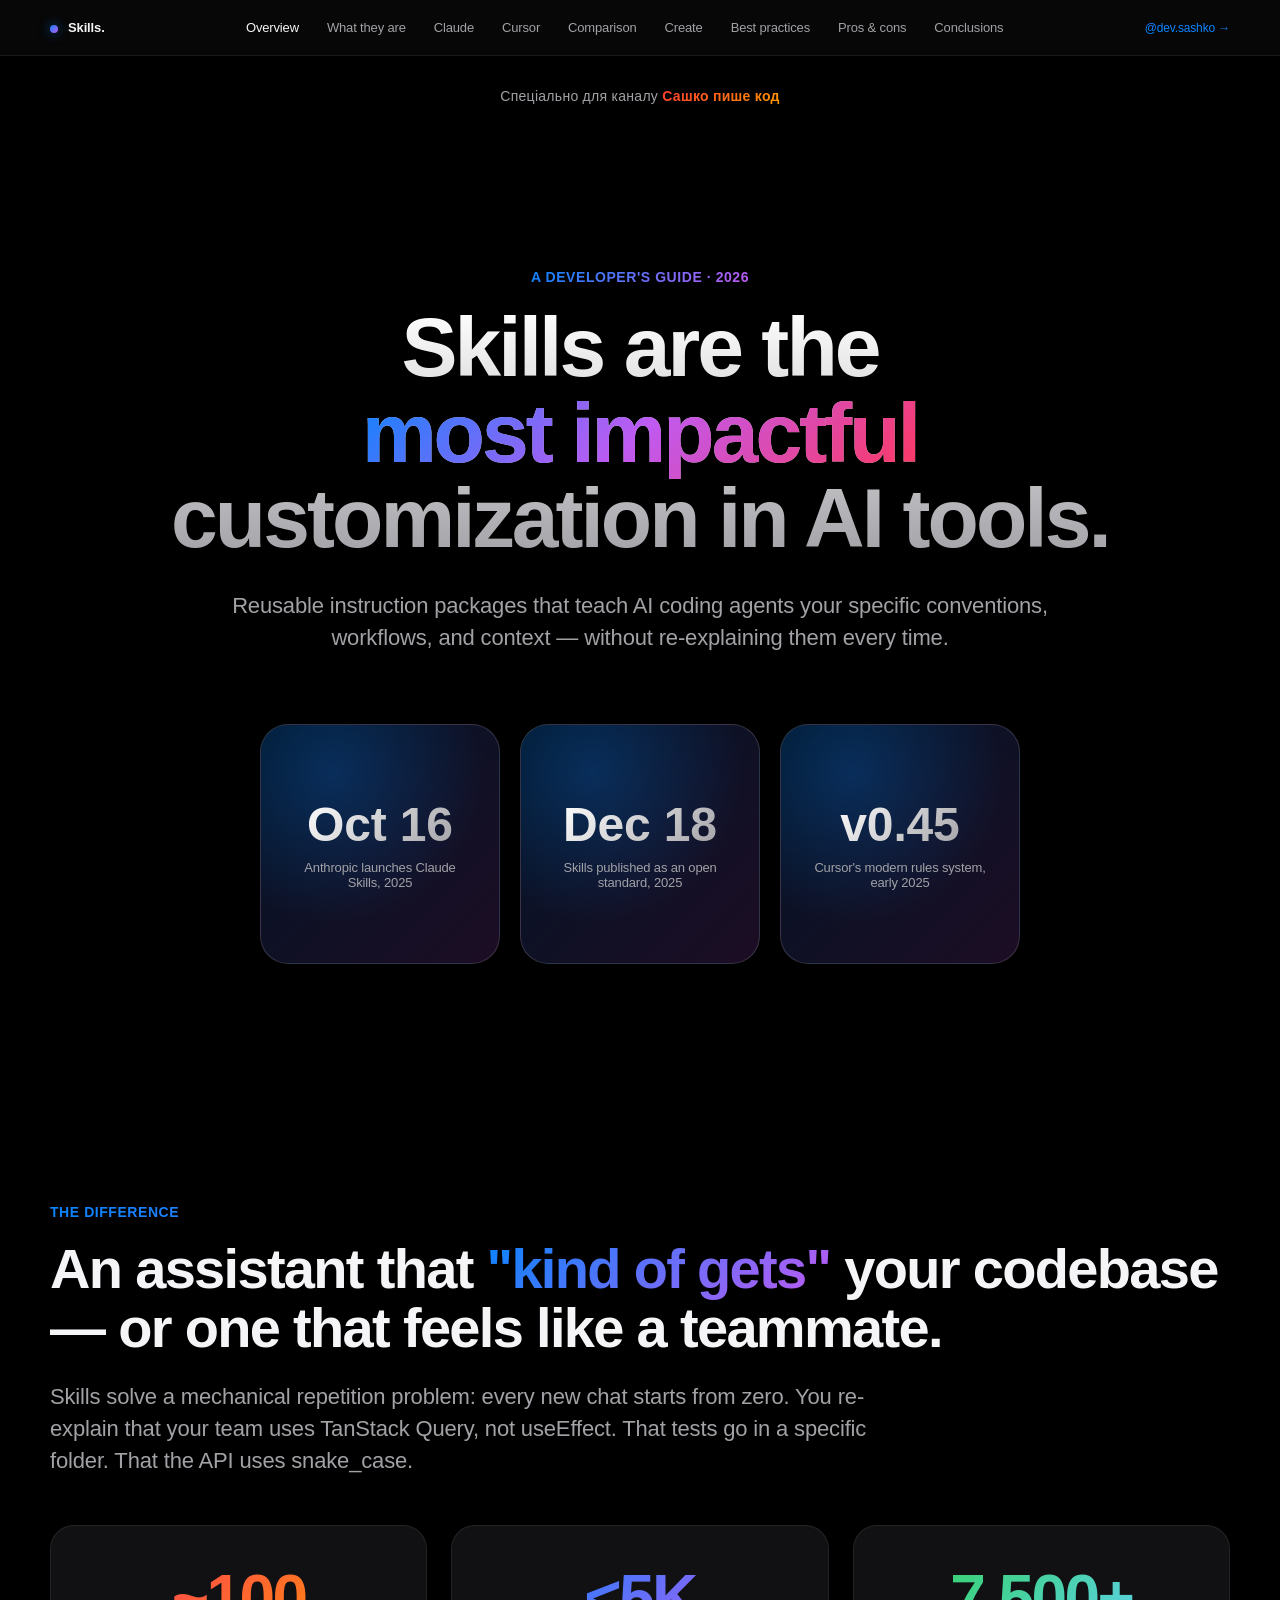
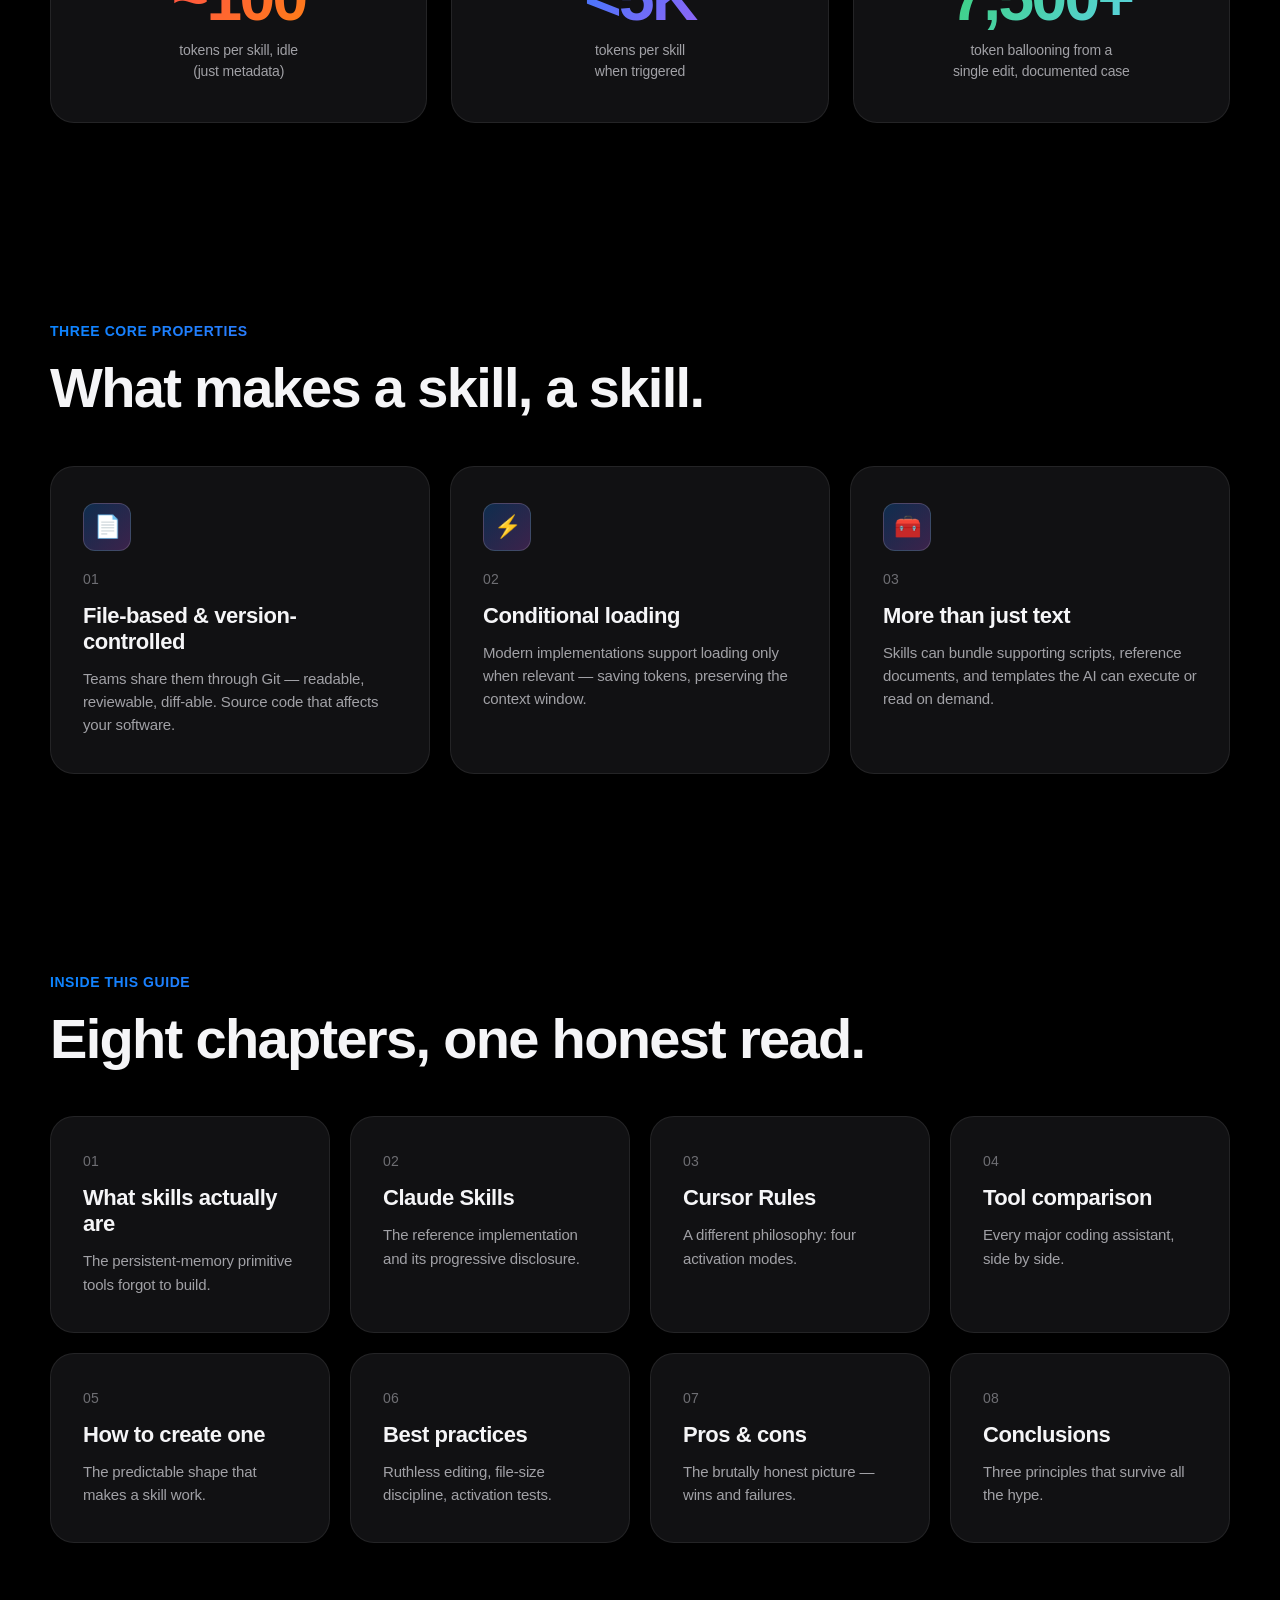
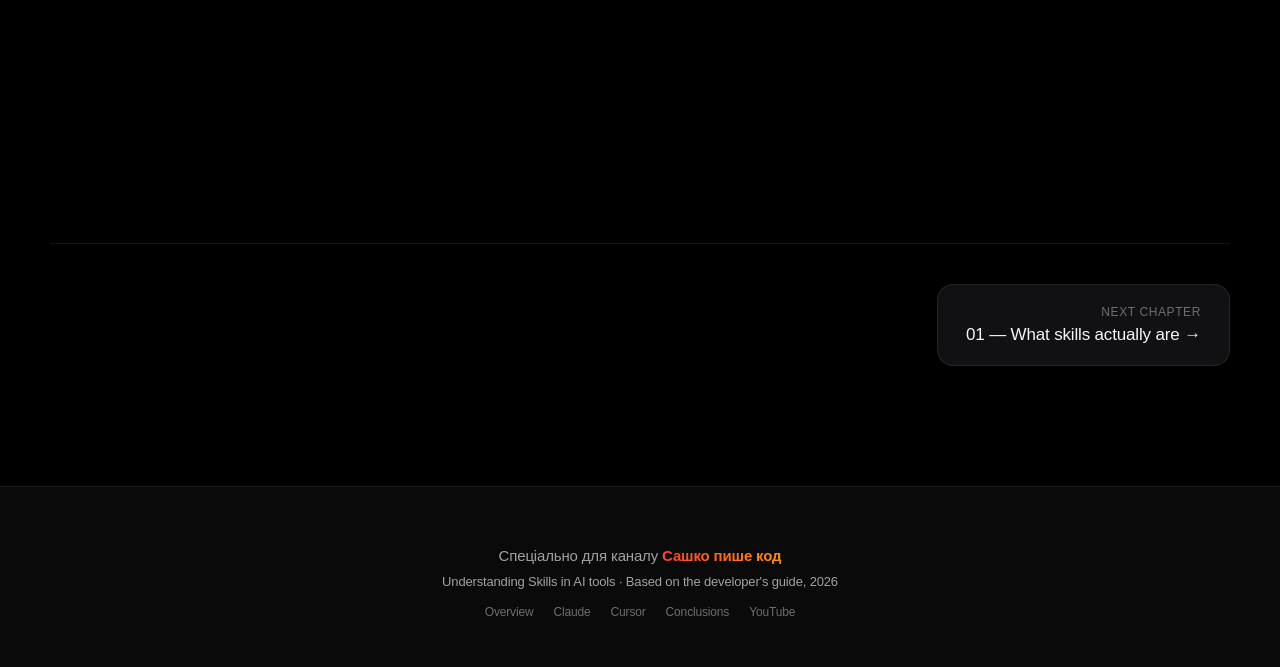
<file: index.html>
<!DOCTYPE html>
<html lang="en">
<head>
<meta charset="UTF-8" />
<title>Skills in AI tools — Understanding Agents' Memory Layer</title>
<link rel="stylesheet" href="styles.css" />
</head>
<body>

<nav class="nav">
  <div class="nav-inner">
    <div class="nav-brand"><span class="dot"></span>Skills.</div>
    <div class="nav-links">
      <a href="index.html" class="active">Overview</a>
      <a href="what-are-skills.html">What they are</a>
      <a href="claude-skills.html">Claude</a>
      <a href="cursor-rules.html">Cursor</a>
      <a href="tool-comparison.html">Comparison</a>
      <a href="create-skill.html">Create</a>
      <a href="best-practices.html">Best practices</a>
      <a href="pros-cons.html">Pros & cons</a>
      <a href="conclusions.html">Conclusions</a>
    </div>
    <div class="nav-cta"><a href="https://www.youtube.com/@dev.sashko" target="_blank">@dev.sashko →</a></div>
  </div>
</nav>

<div class="channel-banner">
  Спеціально для каналу <a href="https://www.youtube.com/@dev.sashko" target="_blank">Сашко пише код</a>
</div>

<section class="section">
  <div class="container hero-wrap">
    <div class="eyebrow fade-in">A developer's guide · 2026</div>
    <h1 class="hero fade-in d1">Skills are the<br/><span class="gradient-word">most impactful</span><br/>customization in AI tools.</h1>
    <p class="lead fade-in d2">Reusable instruction packages that teach AI coding agents your specific conventions, workflows, and context — without re-explaining them every time.</p>

    <div class="hero-visual">
      <div class="orb fade-in d3"><div class="orb-num">Oct 16</div><div class="orb-label">Anthropic launches Claude Skills, 2025</div></div>
      <div class="orb fade-in d4"><div class="orb-num">Dec 18</div><div class="orb-label">Skills published as an open standard, 2025</div></div>
      <div class="orb fade-in d5"><div class="orb-num">v0.45</div><div class="orb-label">Cursor's modern rules system, early 2025</div></div>
    </div>
  </div>
</section>

<section class="section" style="padding-top:0;">
  <div class="container">
    <div class="reveal">
      <div class="eyebrow">The difference</div>
      <h2 class="section-title">An assistant that <em style="font-style:normal; background:linear-gradient(135deg,#0a84ff,#bf5af2); -webkit-background-clip:text; background-clip:text; -webkit-text-fill-color:transparent;">"kind of gets"</em> your codebase — or one that feels like a teammate.</h2>
      <p class="lead" style="margin-top:24px;">Skills solve a mechanical repetition problem: every new chat starts from zero. You re-explain that your team uses TanStack Query, not useEffect. That tests go in a specific folder. That the API uses snake_case.</p>
    </div>

    <div class="big-stats reveal">
      <div class="big-stat"><div class="big-stat-num">~100</div><div class="big-stat-label">tokens per skill, idle<br/>(just metadata)</div></div>
      <div class="big-stat"><div class="big-stat-num b">&lt;5K</div><div class="big-stat-label">tokens per skill<br/>when triggered</div></div>
      <div class="big-stat"><div class="big-stat-num c">7,500+</div><div class="big-stat-label">token ballooning from a<br/>single edit, documented case</div></div>
    </div>
  </div>
</section>

<section class="section">
  <div class="container">
    <div class="reveal">
      <div class="eyebrow">Three core properties</div>
      <h2 class="section-title">What makes a skill, a skill.</h2>
    </div>
    <div class="cards reveal">
      <div class="card">
        <div class="icon">📄</div>
        <div class="num">01</div>
        <h3>File-based & version-controlled</h3>
        <p>Teams share them through Git — readable, reviewable, diff-able. Source code that affects your software.</p>
      </div>
      <div class="card">
        <div class="icon">⚡</div>
        <div class="num">02</div>
        <h3>Conditional loading</h3>
        <p>Modern implementations support loading only when relevant — saving tokens, preserving the context window.</p>
      </div>
      <div class="card">
        <div class="icon">🧰</div>
        <div class="num">03</div>
        <h3>More than just text</h3>
        <p>Skills can bundle supporting scripts, reference documents, and templates the AI can execute or read on demand.</p>
      </div>
    </div>
  </div>
</section>

<section class="section">
  <div class="container">
    <div class="reveal">
      <div class="eyebrow">Inside this guide</div>
      <h2 class="section-title">Eight chapters, one honest read.</h2>
    </div>
    <div class="cards reveal" style="grid-template-columns: repeat(4, 1fr);">
      <a class="card" href="what-are-skills.html"><div class="num">01</div><h3>What skills actually are</h3><p>The persistent-memory primitive tools forgot to build.</p></a>
      <a class="card" href="claude-skills.html"><div class="num">02</div><h3>Claude Skills</h3><p>The reference implementation and its progressive disclosure.</p></a>
      <a class="card" href="cursor-rules.html"><div class="num">03</div><h3>Cursor Rules</h3><p>A different philosophy: four activation modes.</p></a>
      <a class="card" href="tool-comparison.html"><div class="num">04</div><h3>Tool comparison</h3><p>Every major coding assistant, side by side.</p></a>
      <a class="card" href="create-skill.html"><div class="num">05</div><h3>How to create one</h3><p>The predictable shape that makes a skill work.</p></a>
      <a class="card" href="best-practices.html"><div class="num">06</div><h3>Best practices</h3><p>Ruthless editing, file-size discipline, activation tests.</p></a>
      <a class="card" href="pros-cons.html"><div class="num">07</div><h3>Pros & cons</h3><p>The brutally honest picture — wins and failures.</p></a>
      <a class="card" href="conclusions.html"><div class="num">08</div><h3>Conclusions</h3><p>Three principles that survive all the hype.</p></a>
    </div>
  </div>
</section>

<section class="section">
  <div class="container">
    <div class="page-nav">
      <span></span>
      <a href="what-are-skills.html" class="next">
        <div class="label">Next chapter</div>
        <div class="title">01 — What skills actually are →</div>
      </a>
    </div>
  </div>
</section>

<footer>
  <div class="brand-line">Спеціально для каналу <a href="https://www.youtube.com/@dev.sashko" target="_blank" class="channel">Сашко пише код</a></div>
  <div>Understanding Skills in AI tools · Based on the developer's guide, 2026</div>
  <div class="links">
    <a href="index.html">Overview</a>
    <a href="claude-skills.html">Claude</a>
    <a href="cursor-rules.html">Cursor</a>
    <a href="conclusions.html">Conclusions</a>
    <a href="https://www.youtube.com/@dev.sashko" target="_blank">YouTube</a>
  </div>
</footer>

<script src="script.js"></script>
</body>
</html>
</file>
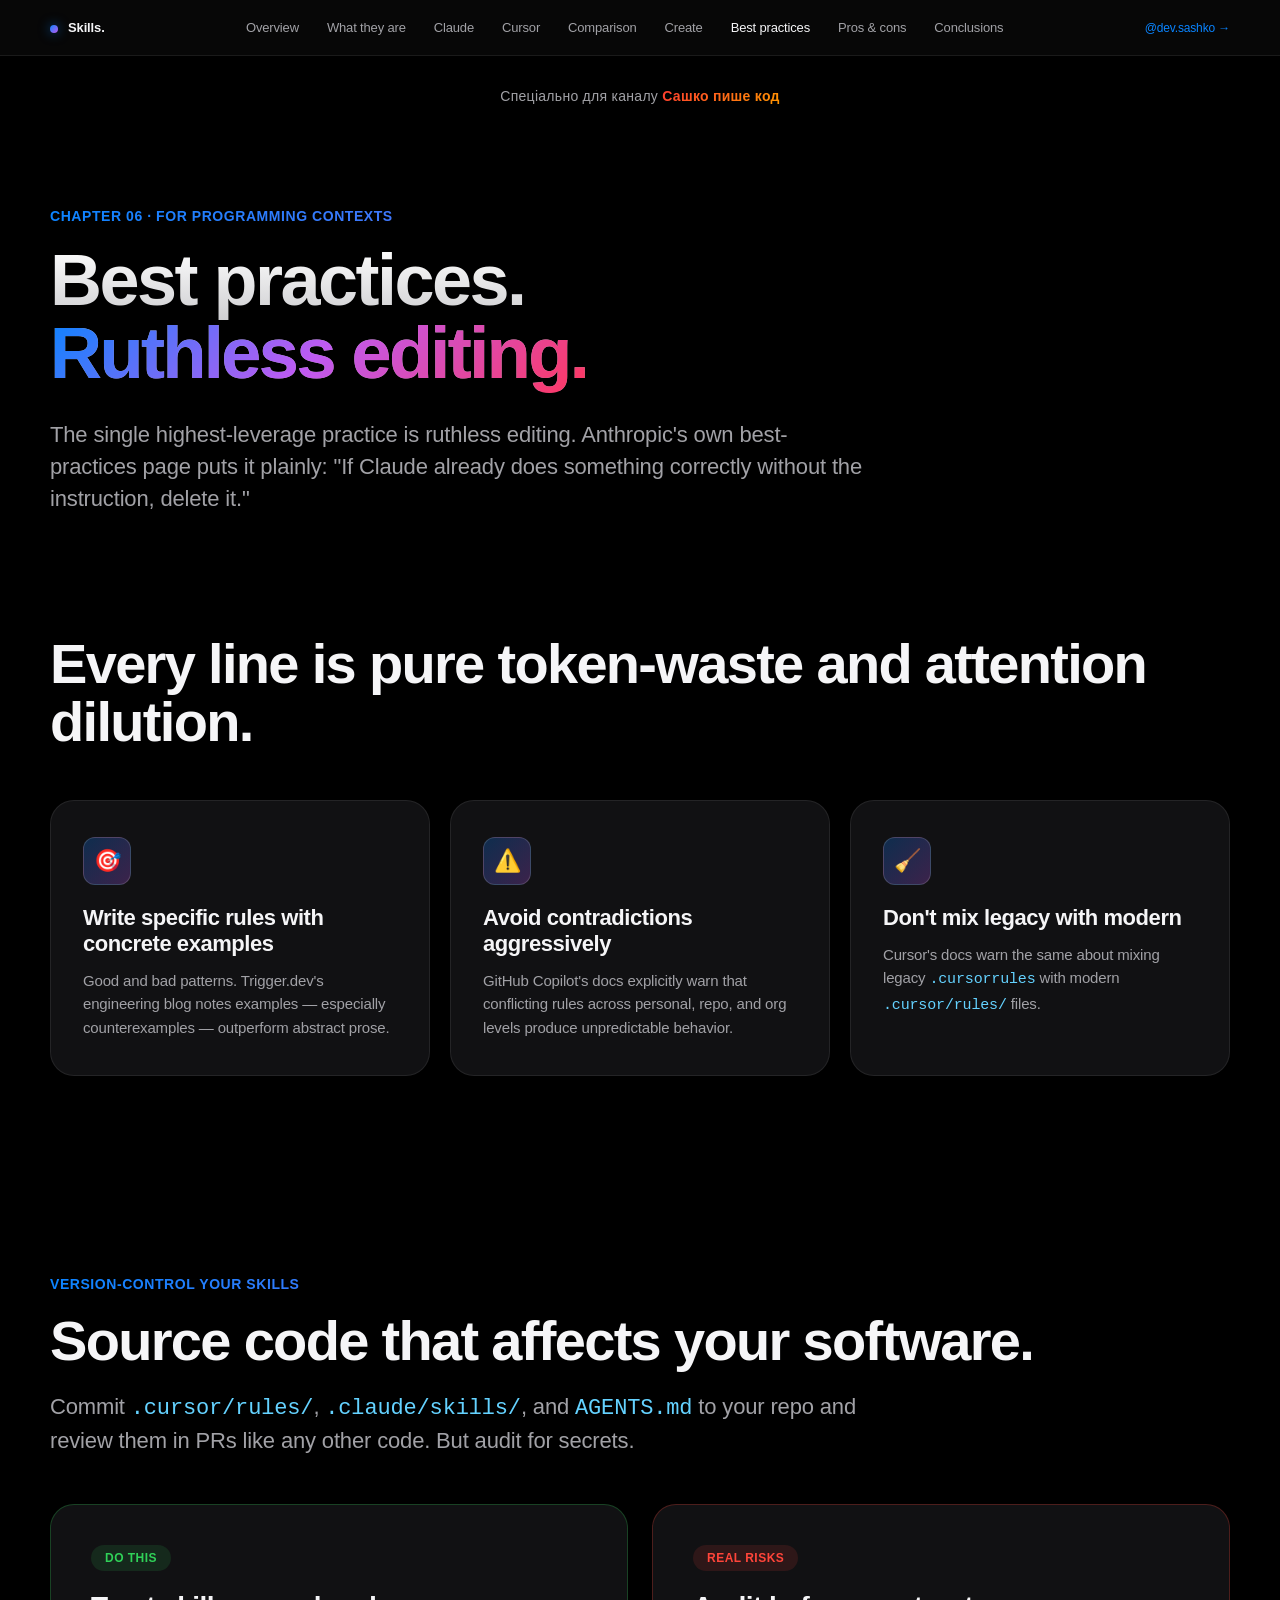
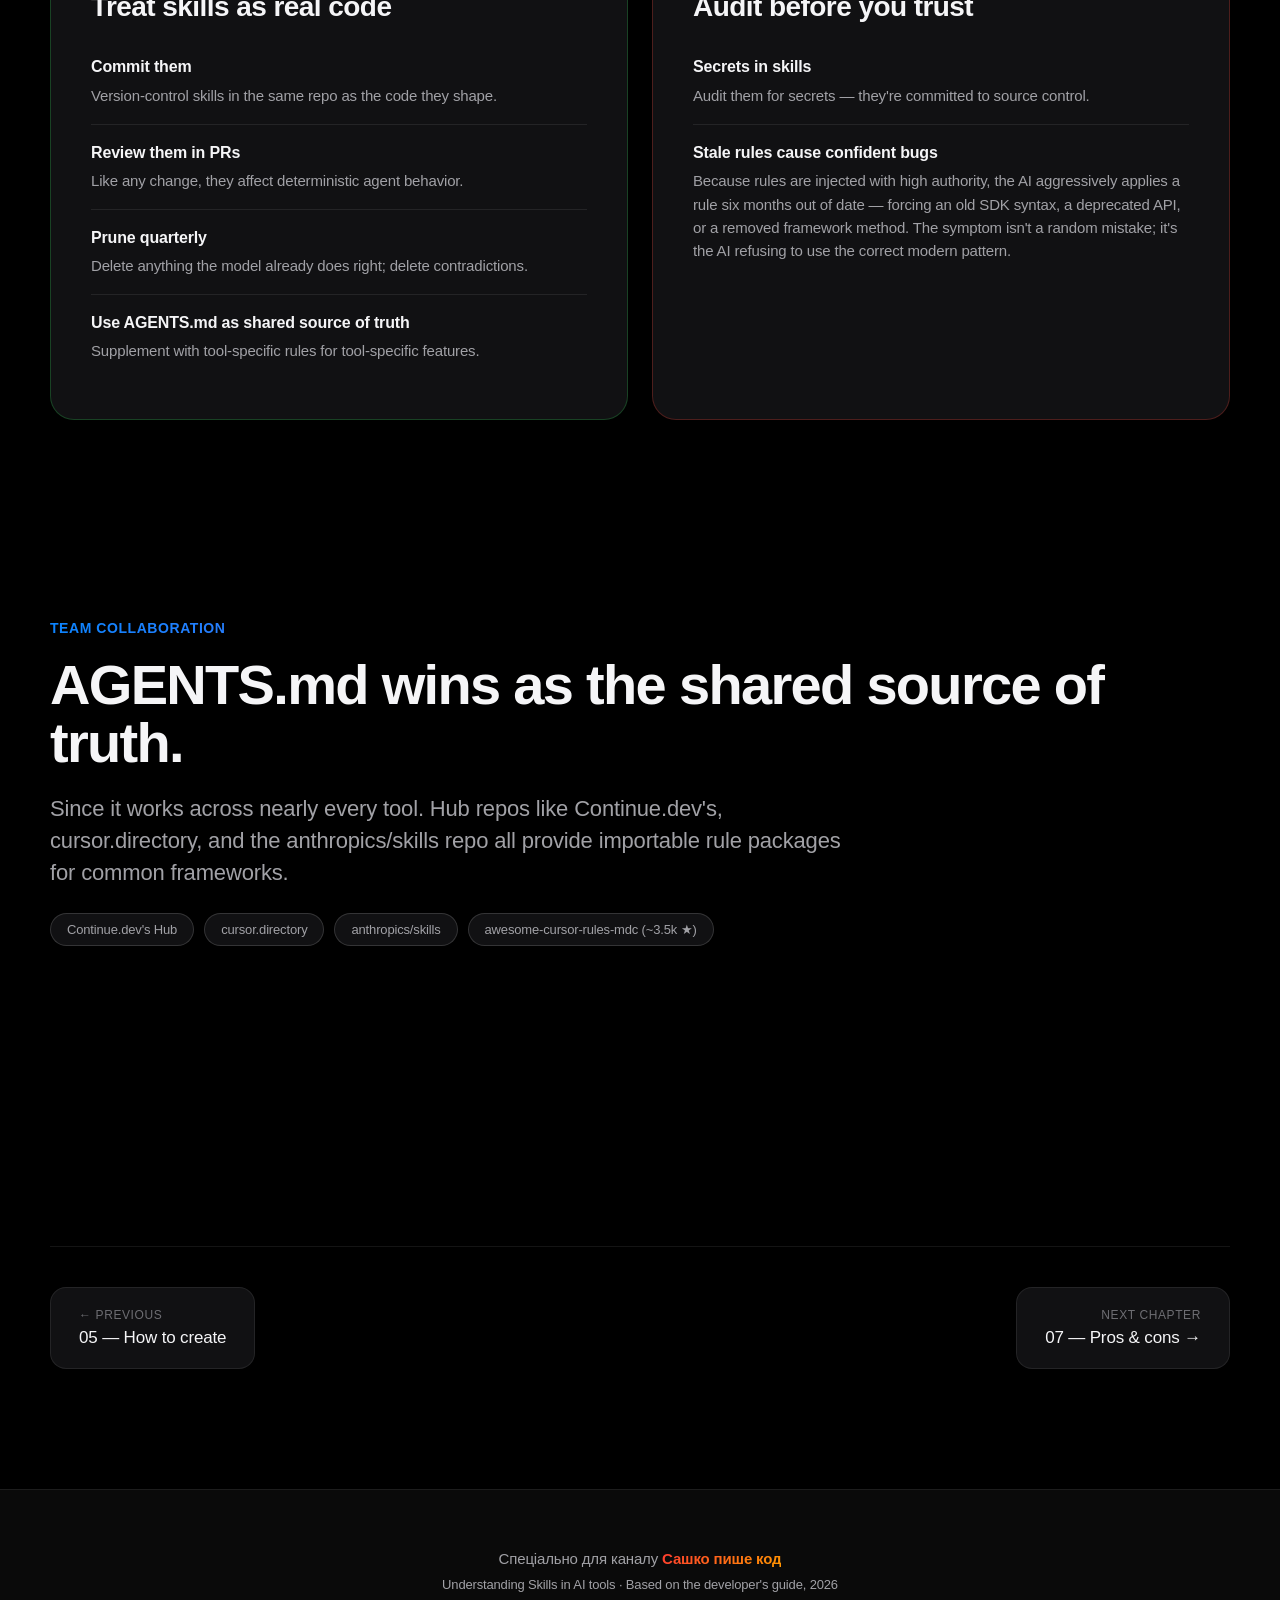
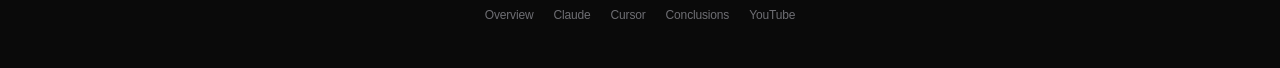
<file: best-practices.html>
<!DOCTYPE html>
<html lang="en">
<head>
<meta charset="UTF-8" />
<title>Best practices — Understanding Skills in AI tools</title>
<link rel="stylesheet" href="styles.css" />
</head>
<body>

<nav class="nav">
  <div class="nav-inner">
    <div class="nav-brand"><span class="dot"></span>Skills.</div>
    <div class="nav-links">
      <a href="index.html">Overview</a>
      <a href="what-are-skills.html">What they are</a>
      <a href="claude-skills.html">Claude</a>
      <a href="cursor-rules.html">Cursor</a>
      <a href="tool-comparison.html">Comparison</a>
      <a href="create-skill.html">Create</a>
      <a href="best-practices.html" class="active">Best practices</a>
      <a href="pros-cons.html">Pros & cons</a>
      <a href="conclusions.html">Conclusions</a>
    </div>
    <div class="nav-cta"><a href="https://www.youtube.com/@dev.sashko" target="_blank">@dev.sashko →</a></div>
  </div>
</nav>

<div class="channel-banner">
  Спеціально для каналу <a href="https://www.youtube.com/@dev.sashko" target="_blank">Сашко пише код</a>
</div>

<section class="section">
  <div class="container">
    <div class="fade-in">
      <div class="eyebrow">Chapter 06 · For programming contexts</div>
      <h1 class="hero" style="font-size:72px;">Best practices.<br/><span class="gradient-word">Ruthless editing.</span></h1>
      <p class="lead">The single highest-leverage practice is ruthless editing. Anthropic's own best-practices page puts it plainly: "If Claude already does something correctly without the instruction, delete it."</p>
    </div>
  </div>
</section>

<section class="section" style="padding-top:0;">
  <div class="container">
    <div class="reveal">
      <h2 class="section-title">Every line is pure token-waste and attention dilution.</h2>
    </div>

    <div class="cards reveal">
      <div class="card">
        <div class="icon">🎯</div>
        <h3>Write specific rules with concrete examples</h3>
        <p>Good and bad patterns. Trigger.dev's engineering blog notes examples — especially counterexamples — outperform abstract prose.</p>
      </div>
      <div class="card">
        <div class="icon">⚠️</div>
        <h3>Avoid contradictions aggressively</h3>
        <p>GitHub Copilot's docs explicitly warn that conflicting rules across personal, repo, and org levels produce unpredictable behavior.</p>
      </div>
      <div class="card">
        <div class="icon">🧹</div>
        <h3>Don't mix legacy with modern</h3>
        <p>Cursor's docs warn the same about mixing legacy <code style="color:#64d2ff;">.cursorrules</code> with modern <code style="color:#64d2ff;">.cursor/rules/</code> files.</p>
      </div>
    </div>
  </div>
</section>

<section class="section">
  <div class="container">
    <div class="reveal">
      <div class="eyebrow">Version-control your skills</div>
      <h2 class="section-title">Source code that affects your software.</h2>
      <p class="lead">Commit <code style="color:#64d2ff;">.cursor/rules/</code>, <code style="color:#64d2ff;">.claude/skills/</code>, and <code style="color:#64d2ff;">AGENTS.md</code> to your repo and review them in PRs like any other code. But audit for secrets.</p>
    </div>

    <div class="dual reveal">
      <div class="panel good">
        <div class="tag">Do this</div>
        <h3>Treat skills as real code</h3>
        <ul>
          <li><strong>Commit them</strong>Version-control skills in the same repo as the code they shape.</li>
          <li><strong>Review them in PRs</strong>Like any change, they affect deterministic agent behavior.</li>
          <li><strong>Prune quarterly</strong>Delete anything the model already does right; delete contradictions.</li>
          <li><strong>Use AGENTS.md as shared source of truth</strong>Supplement with tool-specific rules for tool-specific features.</li>
        </ul>
      </div>
      <div class="panel bad">
        <div class="tag">Real risks</div>
        <h3>Audit before you trust</h3>
        <ul>
          <li><strong>Secrets in skills</strong>Audit them for secrets — they're committed to source control.</li>
          <li><strong>Stale rules cause confident bugs</strong>Because rules are injected with high authority, the AI aggressively applies a rule six months out of date — forcing an old SDK syntax, a deprecated API, or a removed framework method. The symptom isn't a random mistake; it's the AI refusing to use the correct modern pattern.</li>
        </ul>
      </div>
    </div>
  </div>
</section>

<section class="section">
  <div class="container">
    <div class="reveal">
      <div class="eyebrow">Team collaboration</div>
      <h2 class="section-title">AGENTS.md wins as the shared source of truth.</h2>
      <p class="lead">Since it works across nearly every tool. Hub repos like Continue.dev's, cursor.directory, and the anthropics/skills repo all provide importable rule packages for common frameworks.</p>
    </div>
    <div class="pills reveal">
      <div class="pill">Continue.dev's Hub</div>
      <div class="pill">cursor.directory</div>
      <div class="pill">anthropics/skills</div>
      <div class="pill">awesome-cursor-rules-mdc (~3.5k ★)</div>
    </div>
  </div>
</section>

<section class="section">
  <div class="container">
    <div class="page-nav">
      <a href="create-skill.html"><div class="label">← Previous</div><div class="title">05 — How to create</div></a>
      <a href="pros-cons.html" class="next"><div class="label">Next chapter</div><div class="title">07 — Pros & cons →</div></a>
    </div>
  </div>
</section>

<footer>
  <div class="brand-line">Спеціально для каналу <a href="https://www.youtube.com/@dev.sashko" target="_blank" class="channel">Сашко пише код</a></div>
  <div>Understanding Skills in AI tools · Based on the developer's guide, 2026</div>
  <div class="links">
    <a href="index.html">Overview</a>
    <a href="claude-skills.html">Claude</a>
    <a href="cursor-rules.html">Cursor</a>
    <a href="conclusions.html">Conclusions</a>
    <a href="https://www.youtube.com/@dev.sashko" target="_blank">YouTube</a>
  </div>
</footer>

<script src="script.js"></script>
</body>
</html>
</file>
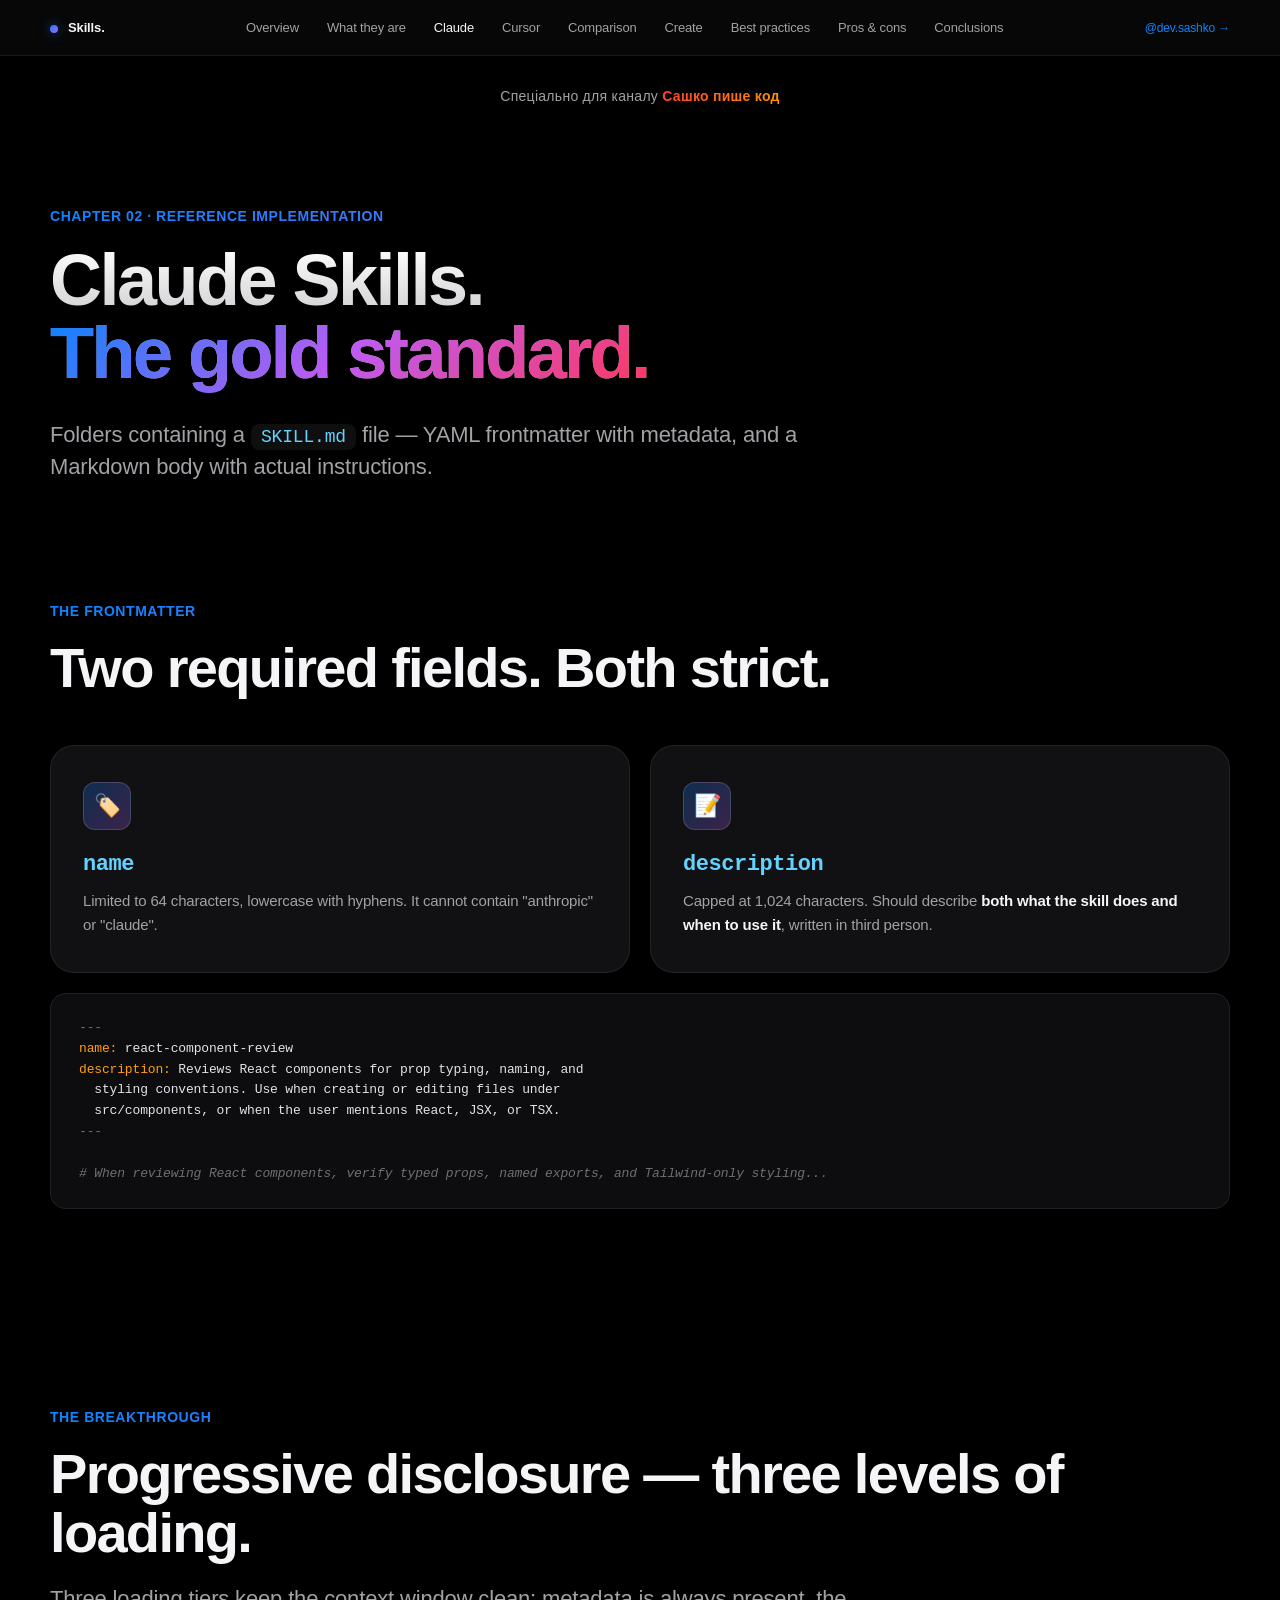
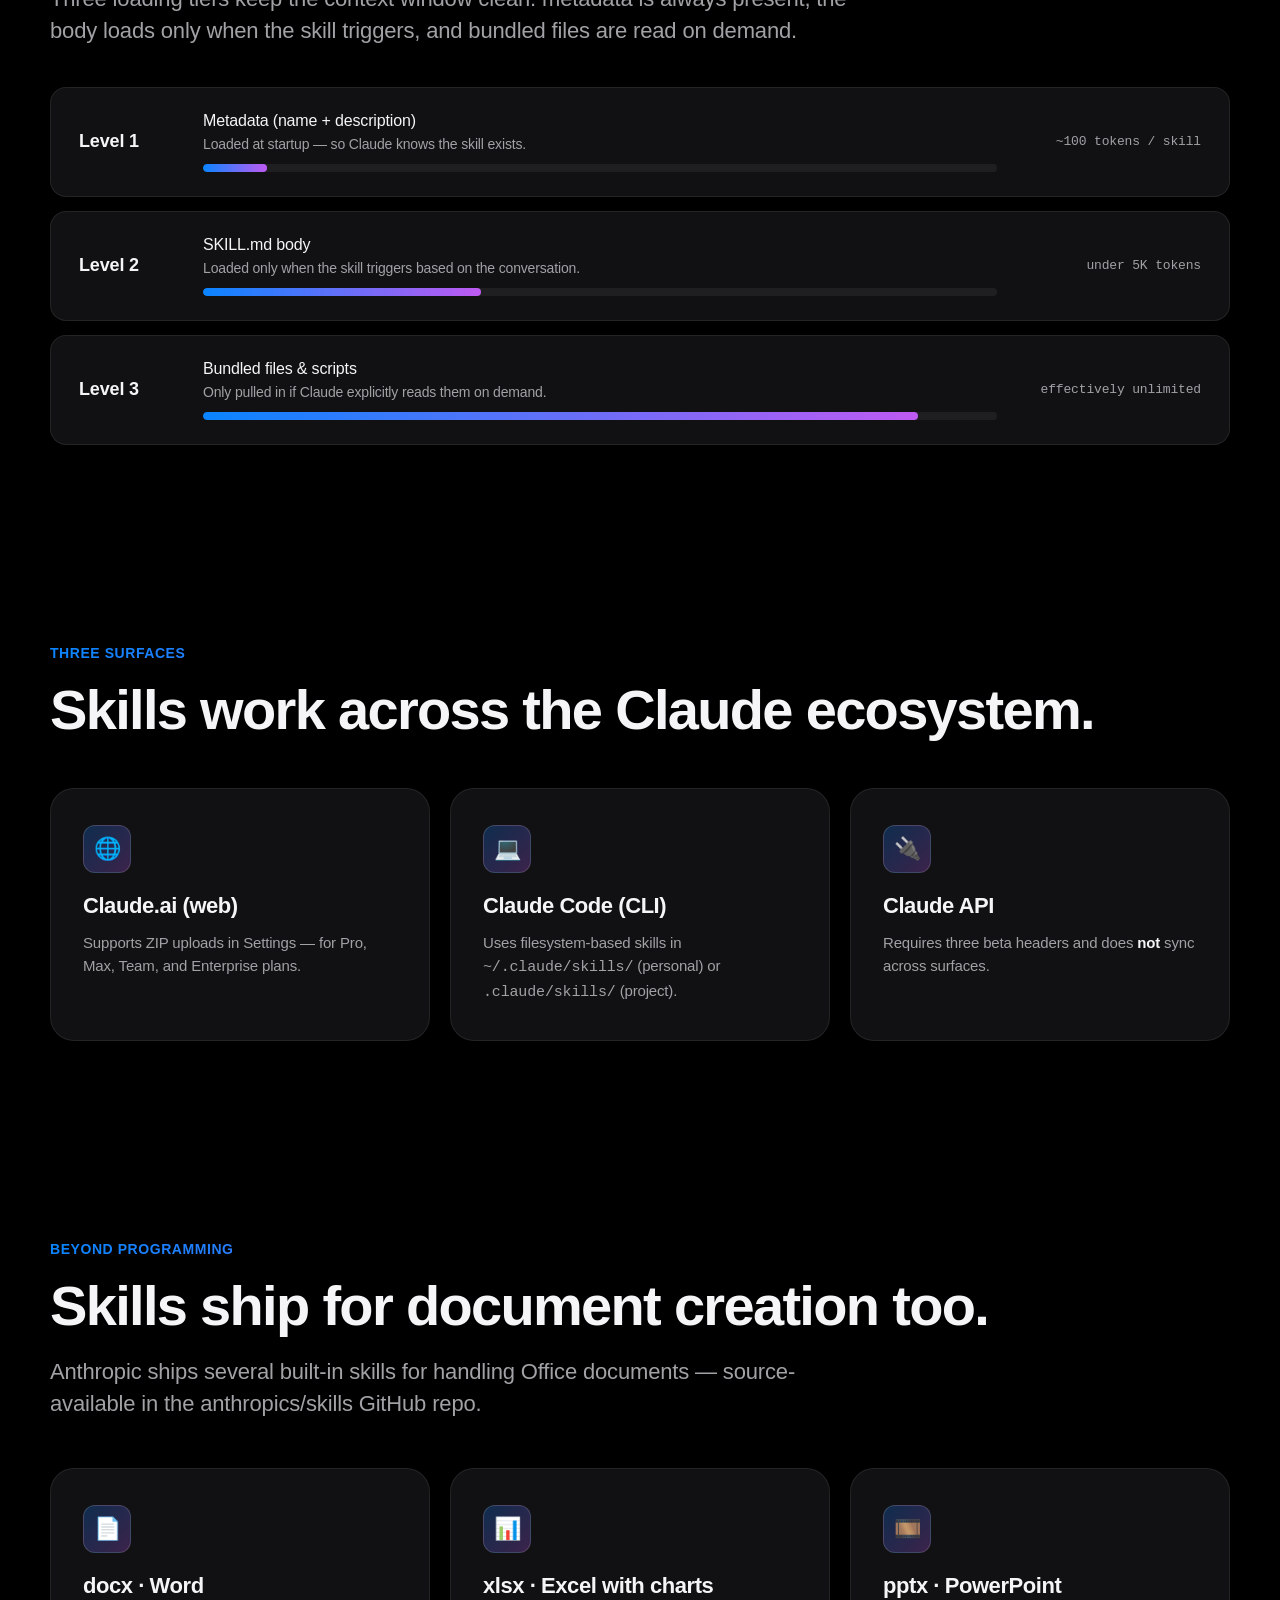
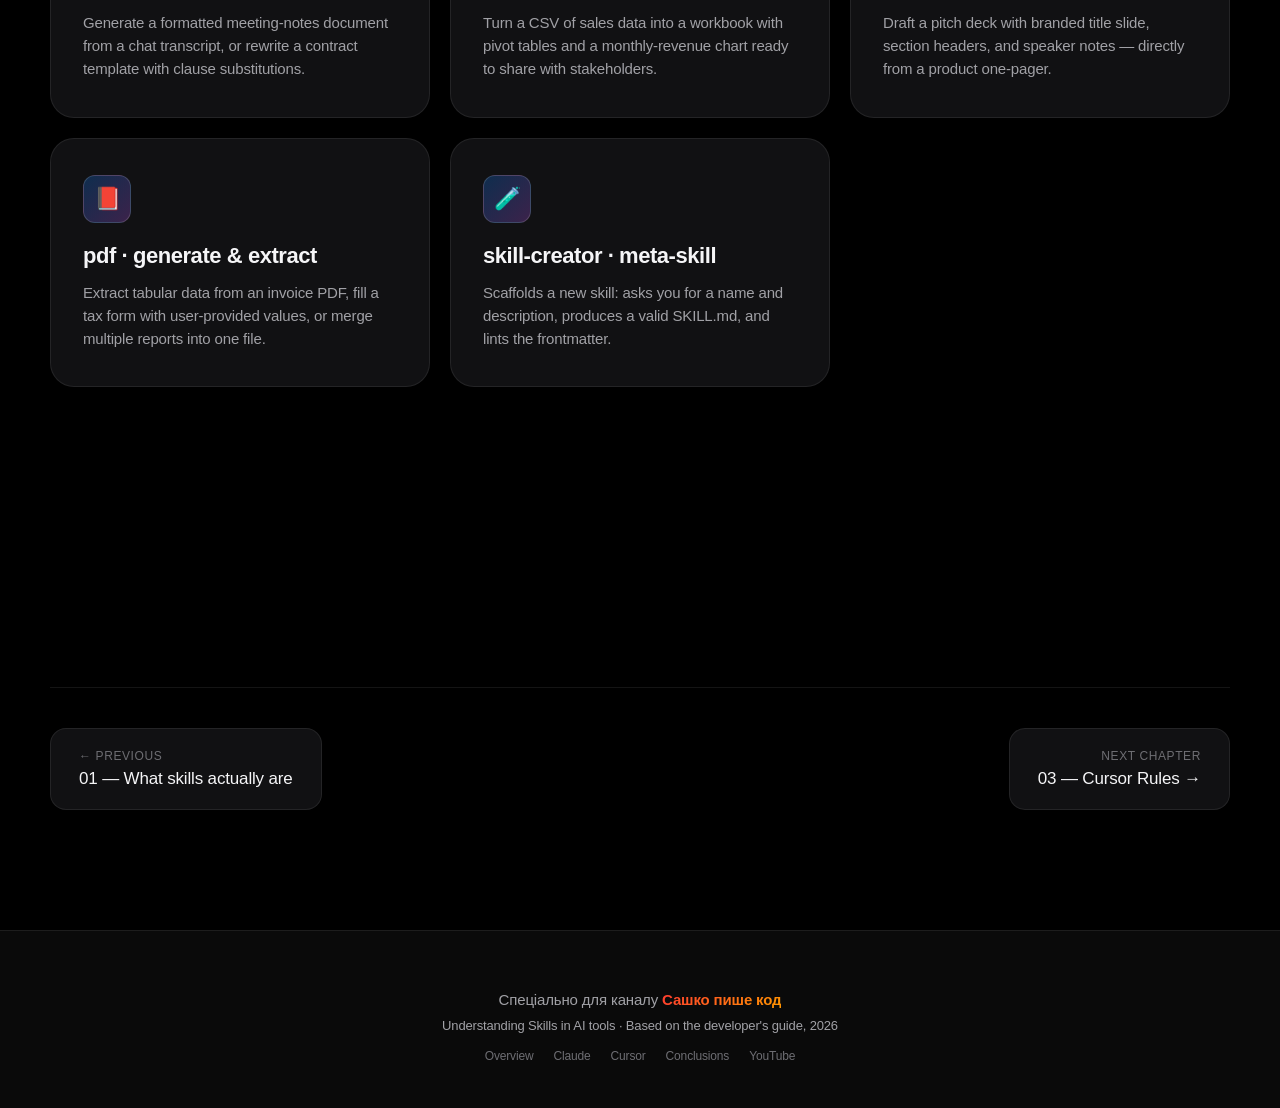
<file: claude-skills.html>
<!DOCTYPE html>
<html lang="en">
<head>
<meta charset="UTF-8" />
<title>Claude Skills — Understanding Skills in AI tools</title>
<link rel="stylesheet" href="styles.css" />
</head>
<body>

<nav class="nav">
  <div class="nav-inner">
    <div class="nav-brand"><span class="dot"></span>Skills.</div>
    <div class="nav-links">
      <a href="index.html">Overview</a>
      <a href="what-are-skills.html">What they are</a>
      <a href="claude-skills.html" class="active">Claude</a>
      <a href="cursor-rules.html">Cursor</a>
      <a href="tool-comparison.html">Comparison</a>
      <a href="create-skill.html">Create</a>
      <a href="best-practices.html">Best practices</a>
      <a href="pros-cons.html">Pros & cons</a>
      <a href="conclusions.html">Conclusions</a>
    </div>
    <div class="nav-cta"><a href="https://www.youtube.com/@dev.sashko" target="_blank">@dev.sashko →</a></div>
  </div>
</nav>

<div class="channel-banner">
  Спеціально для каналу <a href="https://www.youtube.com/@dev.sashko" target="_blank">Сашко пише код</a>
</div>

<section class="section">
  <div class="container">
    <div class="fade-in">
      <div class="eyebrow">Chapter 02 · Reference implementation</div>
      <h1 class="hero" style="font-size:72px;">Claude Skills.<br/><span class="gradient-word">The gold standard.</span></h1>
      <p class="lead">Folders containing a <code style="background:rgba(255,255,255,0.06); padding:3px 10px; border-radius:8px; font-size:18px; color:#64d2ff;">SKILL.md</code> file — YAML frontmatter with metadata, and a Markdown body with actual instructions.</p>
    </div>
  </div>
</section>

<section class="section" style="padding-top:0;">
  <div class="container">
    <div class="reveal">
      <div class="eyebrow">The frontmatter</div>
      <h2 class="section-title">Two required fields. Both strict.</h2>
    </div>

    <div class="cards two reveal">
      <div class="card">
        <div class="icon">🏷️</div>
        <h3><code style="color:#64d2ff; font-family:'SF Mono',monospace;">name</code></h3>
        <p>Limited to 64 characters, lowercase with hyphens. It cannot contain "anthropic" or "claude".</p>
      </div>
      <div class="card">
        <div class="icon">📝</div>
        <h3><code style="color:#64d2ff; font-family:'SF Mono',monospace;">description</code></h3>
        <p>Capped at 1,024 characters. Should describe <strong style="color:var(--fg);">both what the skill does and when to use it</strong>, written in third person.</p>
      </div>
    </div>

    <pre class="code reveal"><span class="c">---</span>
<span class="k">name:</span> react-component-review
<span class="k">description:</span> Reviews React components for prop typing, naming, and
  styling conventions. Use when creating or editing files under
  src/components, or when the user mentions React, JSX, or TSX.
<span class="c">---</span>

<span class="c"># When reviewing React components, verify typed props, named exports, and Tailwind-only styling...</span></pre>
  </div>
</section>

<section class="section">
  <div class="container">
    <div class="reveal">
      <div class="eyebrow">The breakthrough</div>
      <h2 class="section-title">Progressive disclosure — three levels of loading.</h2>
      <p class="lead">Three loading tiers keep the context window clean: metadata is always present, the body loads only when the skill triggers, and bundled files are read on demand.</p>
    </div>

    <div class="disclosure reveal">
      <div class="disc-row">
        <div class="disc-level">Level 1</div>
        <div>
          <div style="font-weight:500; margin-bottom:6px;">Metadata (name + description)</div>
          <div style="color:var(--fg-muted); font-size:14px;">Loaded at startup — so Claude knows the skill exists.</div>
          <div class="disc-bar" style="margin-top:12px;"><div class="fill" data-w="8%"></div></div>
        </div>
        <div class="disc-cost">~100 tokens / skill</div>
      </div>

      <div class="disc-row">
        <div class="disc-level">Level 2</div>
        <div>
          <div style="font-weight:500; margin-bottom:6px;">SKILL.md body</div>
          <div style="color:var(--fg-muted); font-size:14px;">Loaded only when the skill triggers based on the conversation.</div>
          <div class="disc-bar" style="margin-top:12px;"><div class="fill" data-w="35%"></div></div>
        </div>
        <div class="disc-cost">under 5K tokens</div>
      </div>

      <div class="disc-row">
        <div class="disc-level">Level 3</div>
        <div>
          <div style="font-weight:500; margin-bottom:6px;">Bundled files & scripts</div>
          <div style="color:var(--fg-muted); font-size:14px;">Only pulled in if Claude explicitly reads them on demand.</div>
          <div class="disc-bar" style="margin-top:12px;"><div class="fill" data-w="90%"></div></div>
        </div>
        <div class="disc-cost">effectively unlimited</div>
      </div>
    </div>
  </div>
</section>

<section class="section">
  <div class="container">
    <div class="reveal">
      <div class="eyebrow">Three surfaces</div>
      <h2 class="section-title">Skills work across the Claude ecosystem.</h2>
    </div>

    <div class="cards reveal">
      <div class="card">
        <div class="icon">🌐</div>
        <h3>Claude.ai (web)</h3>
        <p>Supports ZIP uploads in Settings — for Pro, Max, Team, and Enterprise plans.</p>
      </div>
      <div class="card">
        <div class="icon">💻</div>
        <h3>Claude Code (CLI)</h3>
        <p>Uses filesystem-based skills in <code>~/.claude/skills/</code> (personal) or <code>.claude/skills/</code> (project).</p>
      </div>
      <div class="card">
        <div class="icon">🔌</div>
        <h3>Claude API</h3>
        <p>Requires three beta headers and does <strong style="color:var(--fg);">not</strong> sync across surfaces.</p>
      </div>
    </div>
  </div>
</section>

<section class="section">
  <div class="container">
    <div class="reveal">
      <div class="eyebrow">Beyond programming</div>
      <h2 class="section-title">Skills ship for document creation too.</h2>
      <p class="lead">Anthropic ships several built-in skills for handling Office documents — source-available in the anthropics/skills GitHub repo.</p>
    </div>

    <div class="cards reveal">
      <div class="card">
        <div class="icon">📄</div>
        <h3>docx · Word</h3>
        <p>Generate a formatted meeting-notes document from a chat transcript, or rewrite a contract template with clause substitutions.</p>
      </div>
      <div class="card">
        <div class="icon">📊</div>
        <h3>xlsx · Excel with charts</h3>
        <p>Turn a CSV of sales data into a workbook with pivot tables and a monthly-revenue chart ready to share with stakeholders.</p>
      </div>
      <div class="card">
        <div class="icon">🎞️</div>
        <h3>pptx · PowerPoint</h3>
        <p>Draft a pitch deck with branded title slide, section headers, and speaker notes — directly from a product one-pager.</p>
      </div>
      <div class="card">
        <div class="icon">📕</div>
        <h3>pdf · generate & extract</h3>
        <p>Extract tabular data from an invoice PDF, fill a tax form with user-provided values, or merge multiple reports into one file.</p>
      </div>
      <div class="card">
        <div class="icon">🧪</div>
        <h3>skill-creator · meta-skill</h3>
        <p>Scaffolds a new skill: asks you for a name and description, produces a valid SKILL.md, and lints the frontmatter.</p>
      </div>
    </div>
  </div>
</section>

<section class="section">
  <div class="container">
    <div class="page-nav">
      <a href="what-are-skills.html"><div class="label">← Previous</div><div class="title">01 — What skills actually are</div></a>
      <a href="cursor-rules.html" class="next"><div class="label">Next chapter</div><div class="title">03 — Cursor Rules →</div></a>
    </div>
  </div>
</section>

<footer>
  <div class="brand-line">Спеціально для каналу <a href="https://www.youtube.com/@dev.sashko" target="_blank" class="channel">Сашко пише код</a></div>
  <div>Understanding Skills in AI tools · Based on the developer's guide, 2026</div>
  <div class="links">
    <a href="index.html">Overview</a>
    <a href="claude-skills.html">Claude</a>
    <a href="cursor-rules.html">Cursor</a>
    <a href="conclusions.html">Conclusions</a>
    <a href="https://www.youtube.com/@dev.sashko" target="_blank">YouTube</a>
  </div>
</footer>

<script src="script.js"></script>
</body>
</html>
</file>
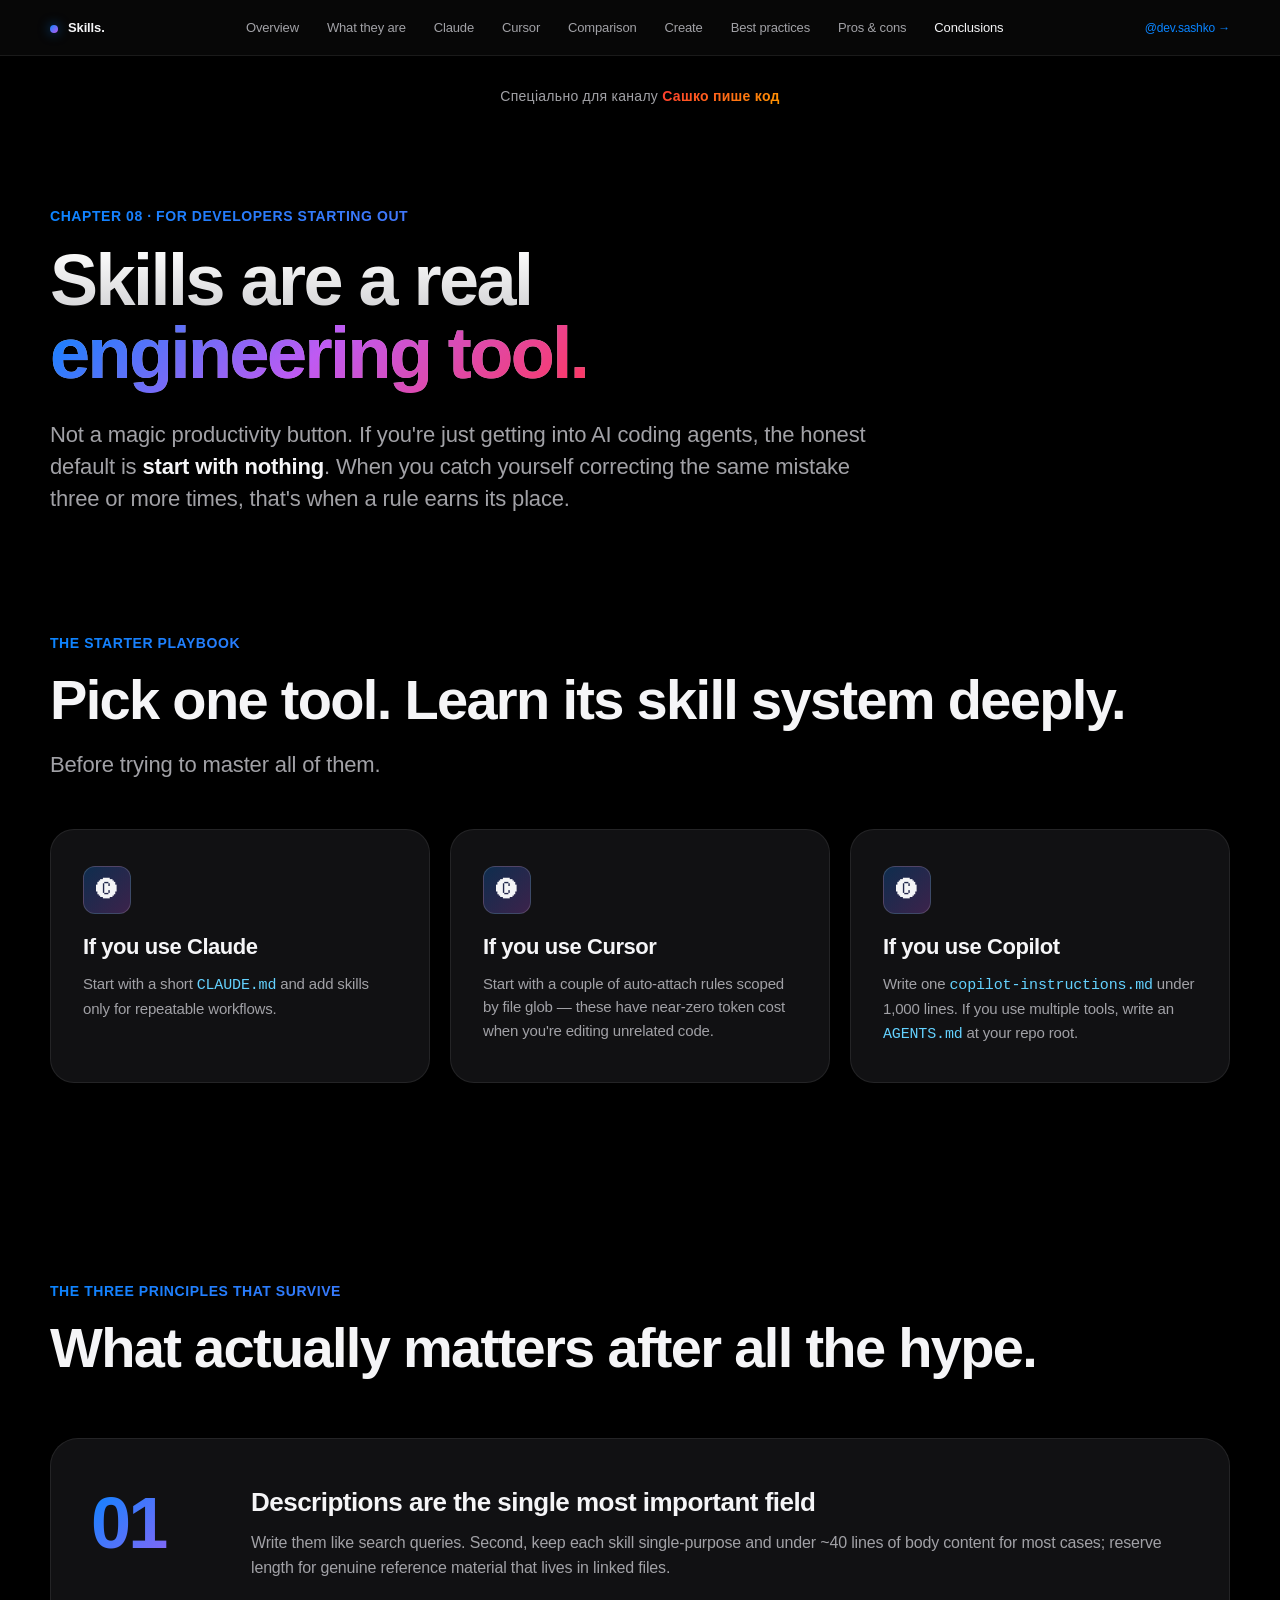
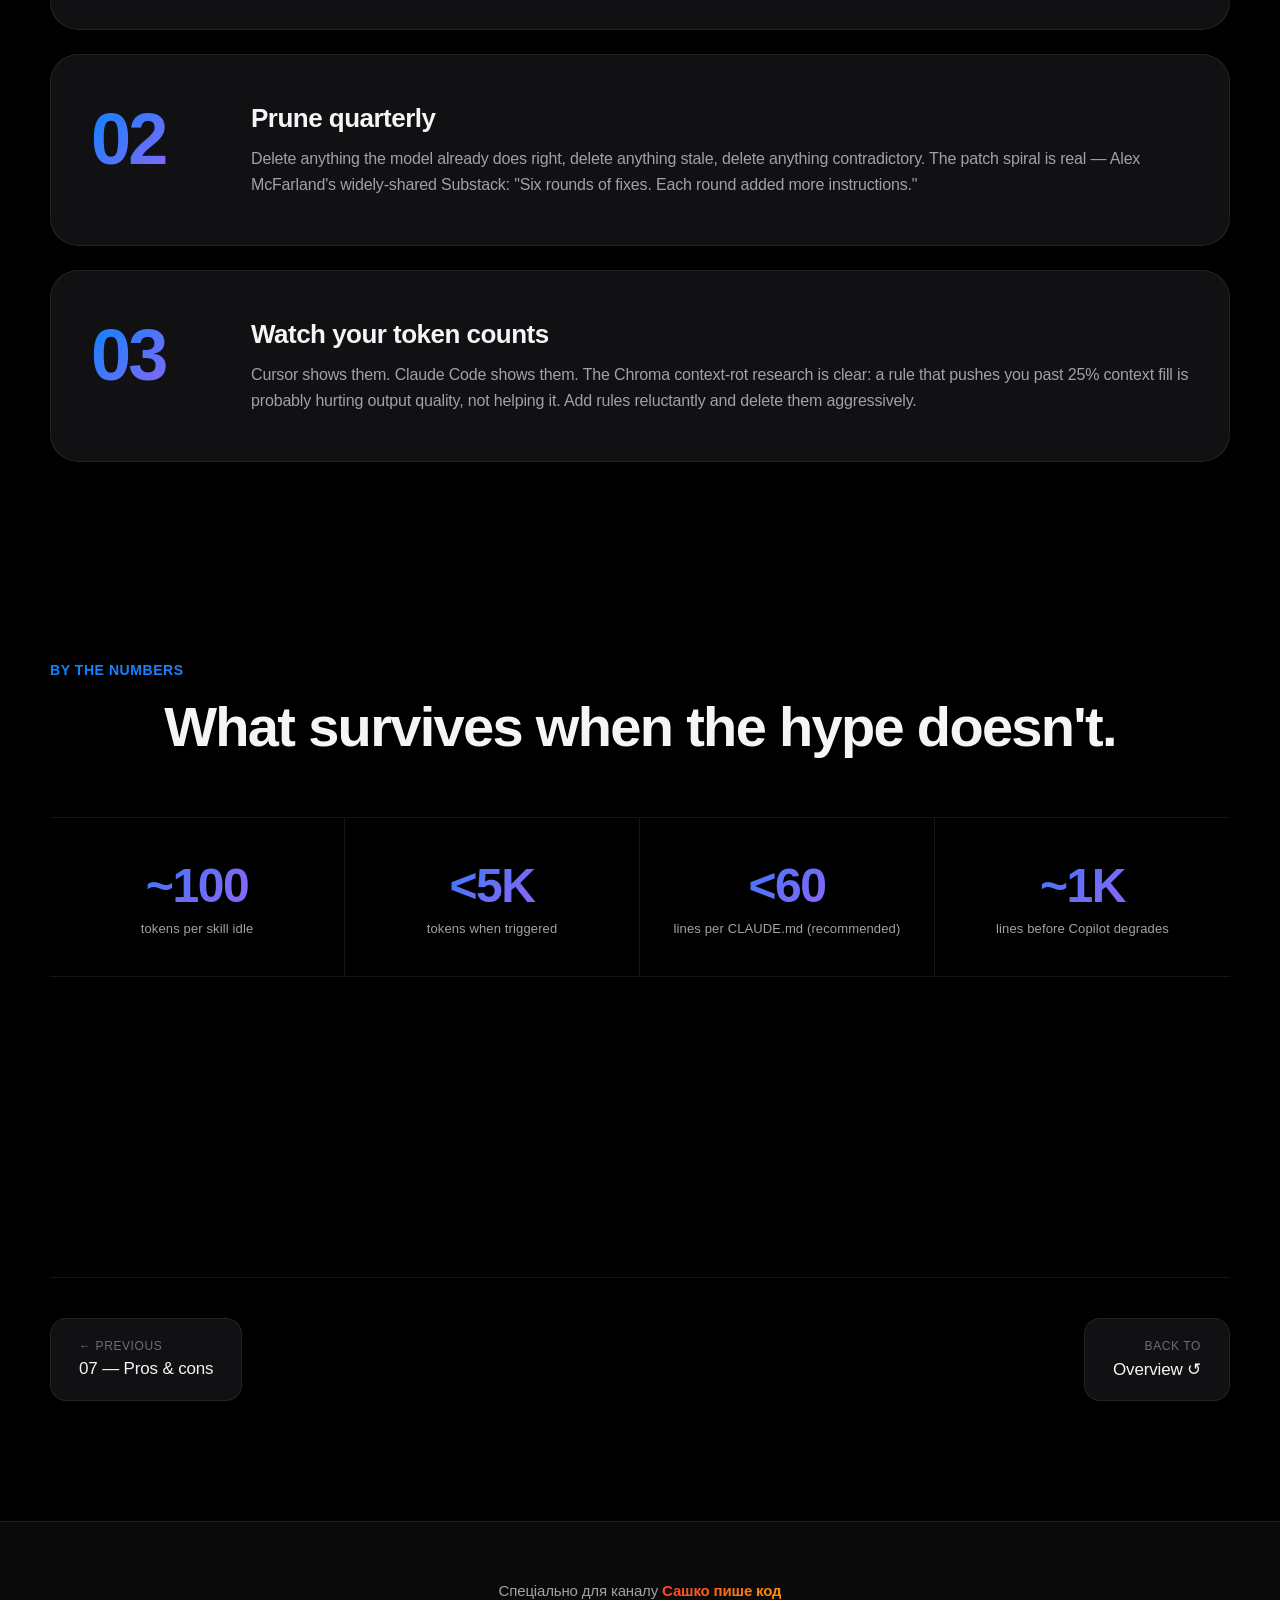
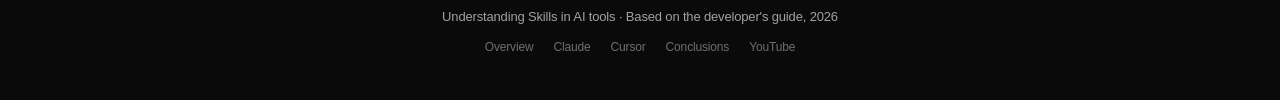
<file: conclusions.html>
<!DOCTYPE html>
<html lang="en">
<head>
<meta charset="UTF-8" />
<title>Conclusions — Understanding Skills in AI tools</title>
<link rel="stylesheet" href="styles.css" />
</head>
<body>

<nav class="nav">
  <div class="nav-inner">
    <div class="nav-brand"><span class="dot"></span>Skills.</div>
    <div class="nav-links">
      <a href="index.html">Overview</a>
      <a href="what-are-skills.html">What they are</a>
      <a href="claude-skills.html">Claude</a>
      <a href="cursor-rules.html">Cursor</a>
      <a href="tool-comparison.html">Comparison</a>
      <a href="create-skill.html">Create</a>
      <a href="best-practices.html">Best practices</a>
      <a href="pros-cons.html">Pros & cons</a>
      <a href="conclusions.html" class="active">Conclusions</a>
    </div>
    <div class="nav-cta"><a href="https://www.youtube.com/@dev.sashko" target="_blank">@dev.sashko →</a></div>
  </div>
</nav>

<div class="channel-banner">
  Спеціально для каналу <a href="https://www.youtube.com/@dev.sashko" target="_blank">Сашко пише код</a>
</div>

<section class="section">
  <div class="container">
    <div class="fade-in">
      <div class="eyebrow">Chapter 08 · For developers starting out</div>
      <h1 class="hero" style="font-size:72px;">Skills are a real<br/><span class="gradient-word">engineering tool.</span></h1>
      <p class="lead">Not a magic productivity button. If you're just getting into AI coding agents, the honest default is <strong style="color:var(--fg);">start with nothing</strong>. When you catch yourself correcting the same mistake three or more times, that's when a rule earns its place.</p>
    </div>
  </div>
</section>

<section class="section" style="padding-top:0;">
  <div class="container">
    <div class="reveal">
      <div class="eyebrow">The starter playbook</div>
      <h2 class="section-title">Pick one tool. Learn its skill system deeply.</h2>
      <p class="lead">Before trying to master all of them.</p>
    </div>

    <div class="cards reveal">
      <div class="card">
        <div class="icon">🅒</div>
        <h3>If you use Claude</h3>
        <p>Start with a short <code style="color:#64d2ff;">CLAUDE.md</code> and add skills only for repeatable workflows.</p>
      </div>
      <div class="card">
        <div class="icon">🅒</div>
        <h3>If you use Cursor</h3>
        <p>Start with a couple of auto-attach rules scoped by file glob — these have near-zero token cost when you're editing unrelated code.</p>
      </div>
      <div class="card">
        <div class="icon">🅒</div>
        <h3>If you use Copilot</h3>
        <p>Write one <code style="color:#64d2ff;">copilot-instructions.md</code> under 1,000 lines. If you use multiple tools, write an <code style="color:#64d2ff;">AGENTS.md</code> at your repo root.</p>
      </div>
    </div>
  </div>
</section>

<section class="section">
  <div class="container">
    <div class="reveal">
      <div class="eyebrow">The three principles that survive</div>
      <h2 class="section-title">What actually matters after all the hype.</h2>
    </div>

    <div class="principles reveal">
      <div class="principle">
        <div class="principle-num">01</div>
        <div>
          <h3>Descriptions are the single most important field</h3>
          <p>Write them like search queries. Second, keep each skill single-purpose and under ~40 lines of body content for most cases; reserve length for genuine reference material that lives in linked files.</p>
        </div>
      </div>
      <div class="principle">
        <div class="principle-num">02</div>
        <div>
          <h3>Prune quarterly</h3>
          <p>Delete anything the model already does right, delete anything stale, delete anything contradictory. The patch spiral is real — Alex McFarland's widely-shared Substack: "Six rounds of fixes. Each round added more instructions."</p>
        </div>
      </div>
      <div class="principle">
        <div class="principle-num">03</div>
        <div>
          <h3>Watch your token counts</h3>
          <p>Cursor shows them. Claude Code shows them. The Chroma context-rot research is clear: a rule that pushes you past 25% context fill is probably hurting output quality, not helping it. Add rules reluctantly and delete them aggressively.</p>
        </div>
      </div>
    </div>
  </div>
</section>

<section class="section">
  <div class="container">
    <div class="reveal">
      <div class="eyebrow">By the numbers</div>
      <h2 class="section-title" style="text-align:center;">What survives when the hype doesn't.</h2>
    </div>

    <div class="stat-strip reveal">
      <div class="stat">
        <div class="stat-num">~100</div>
        <div class="stat-label">tokens per skill idle</div>
      </div>
      <div class="stat">
        <div class="stat-num">&lt;5K</div>
        <div class="stat-label">tokens when triggered</div>
      </div>
      <div class="stat">
        <div class="stat-num">&lt;60</div>
        <div class="stat-label">lines per CLAUDE.md (recommended)</div>
      </div>
      <div class="stat">
        <div class="stat-num">~1K</div>
        <div class="stat-label">lines before Copilot degrades</div>
      </div>
    </div>
  </div>
</section>

<section class="section">
  <div class="container">
    <div class="page-nav">
      <a href="pros-cons.html"><div class="label">← Previous</div><div class="title">07 — Pros & cons</div></a>
      <a href="index.html" class="next"><div class="label">Back to</div><div class="title">Overview ↺</div></a>
    </div>
  </div>
</section>

<footer>
  <div class="brand-line">Спеціально для каналу <a href="https://www.youtube.com/@dev.sashko" target="_blank" class="channel">Сашко пише код</a></div>
  <div>Understanding Skills in AI tools · Based on the developer's guide, 2026</div>
  <div class="links">
    <a href="index.html">Overview</a>
    <a href="claude-skills.html">Claude</a>
    <a href="cursor-rules.html">Cursor</a>
    <a href="conclusions.html">Conclusions</a>
    <a href="https://www.youtube.com/@dev.sashko" target="_blank">YouTube</a>
  </div>
</footer>

<script src="script.js"></script>
</body>
</html>
</file>
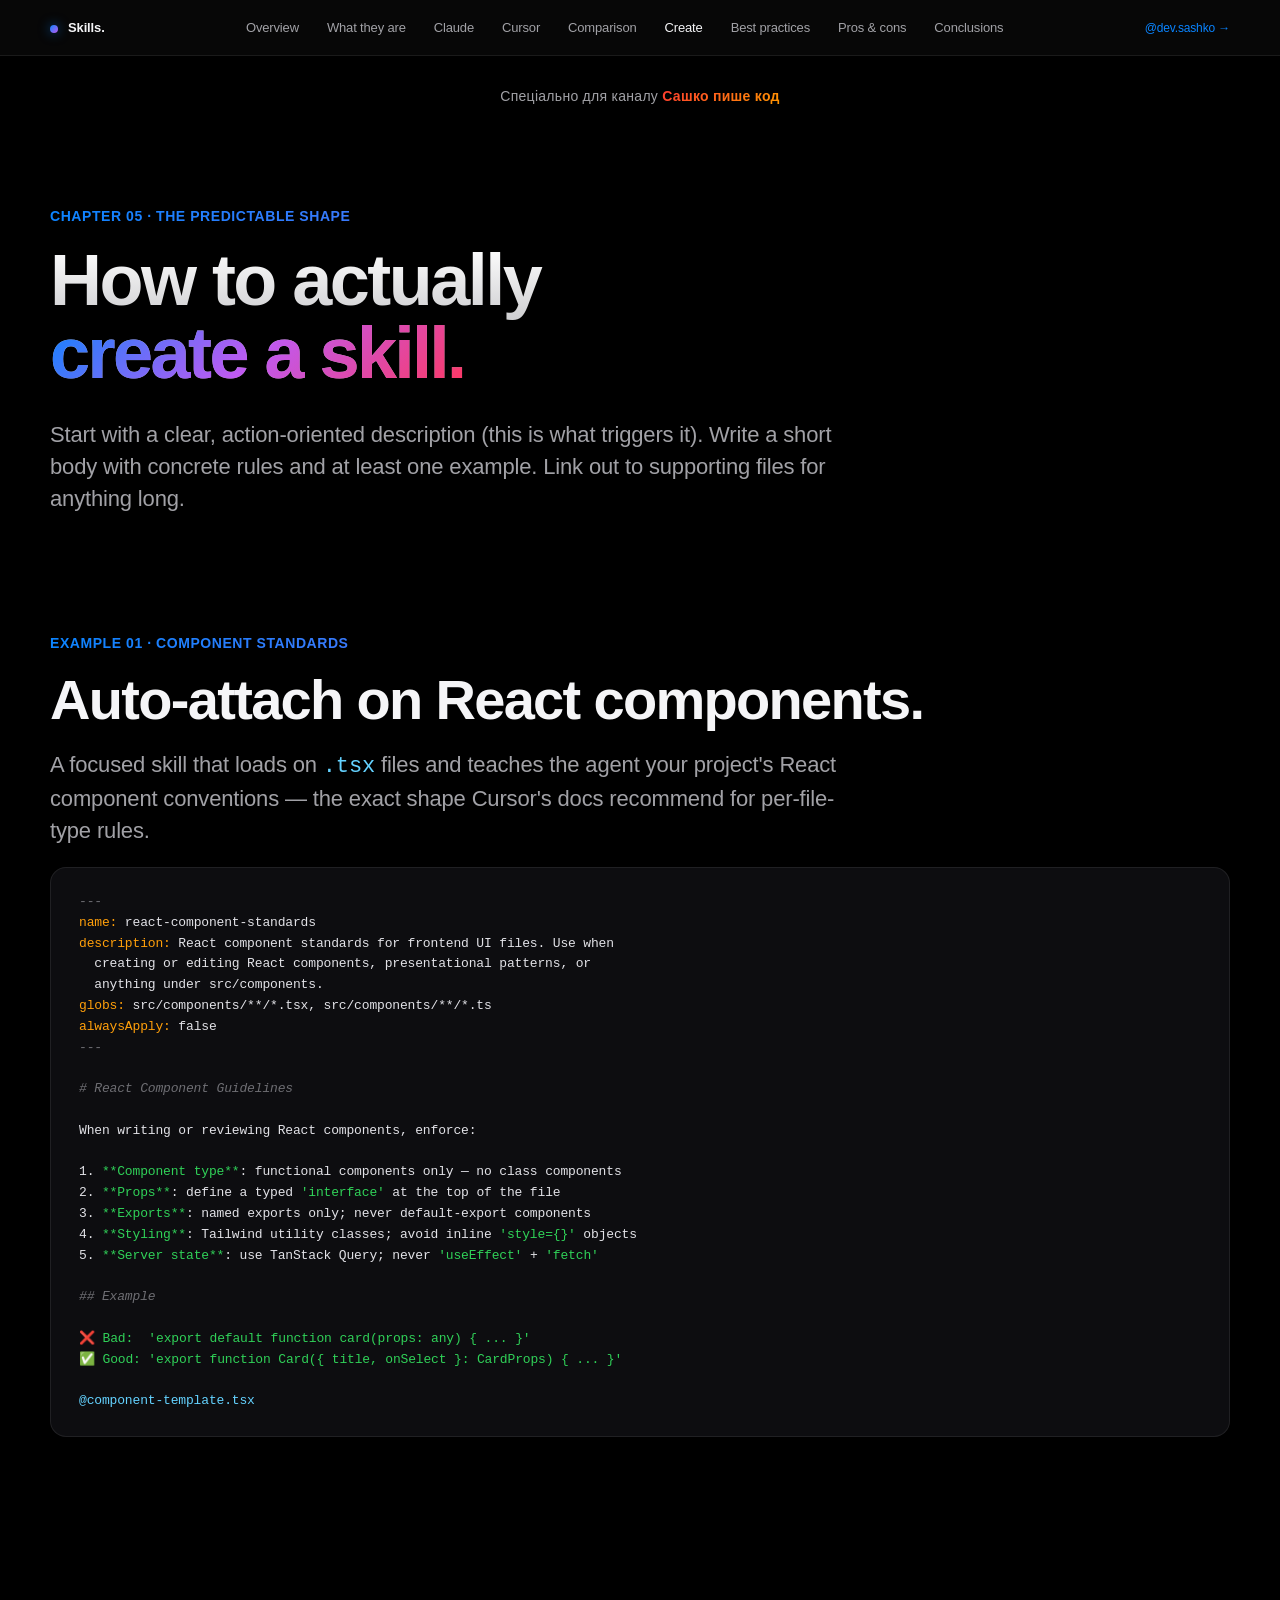
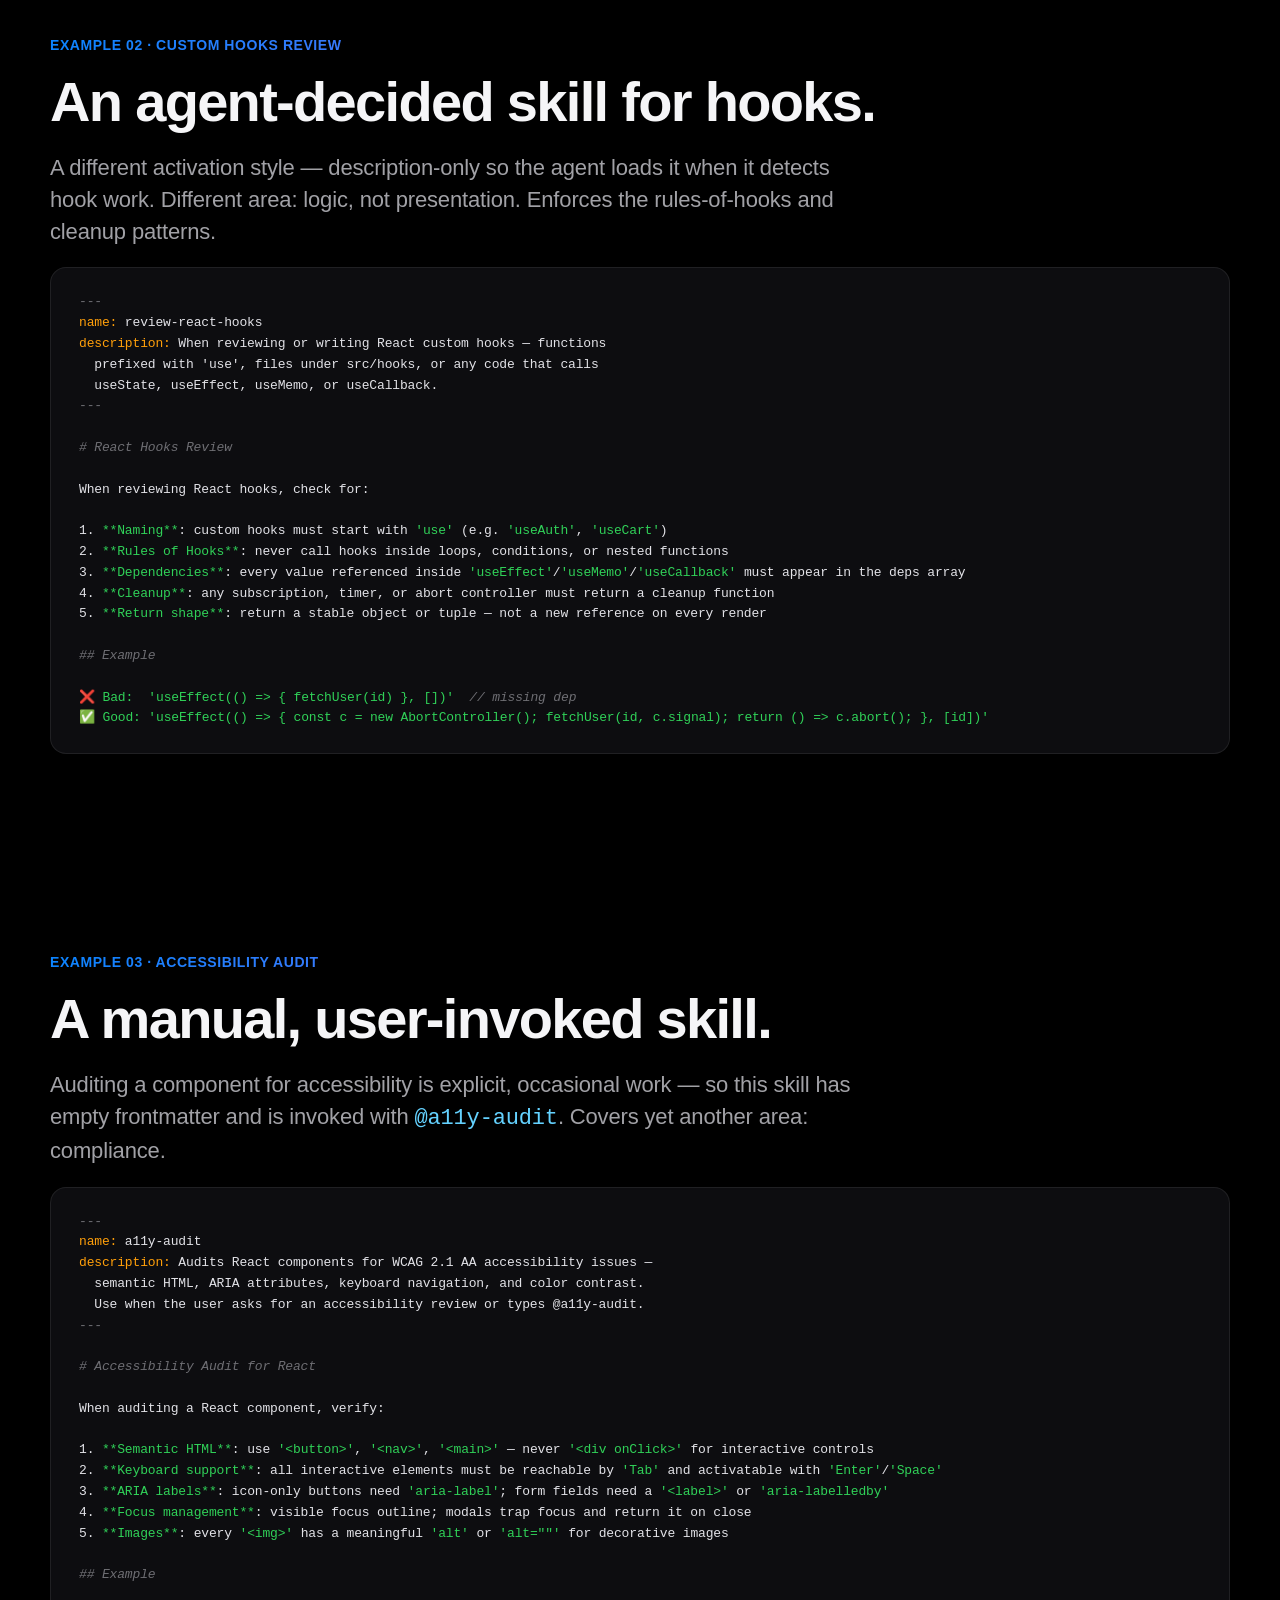
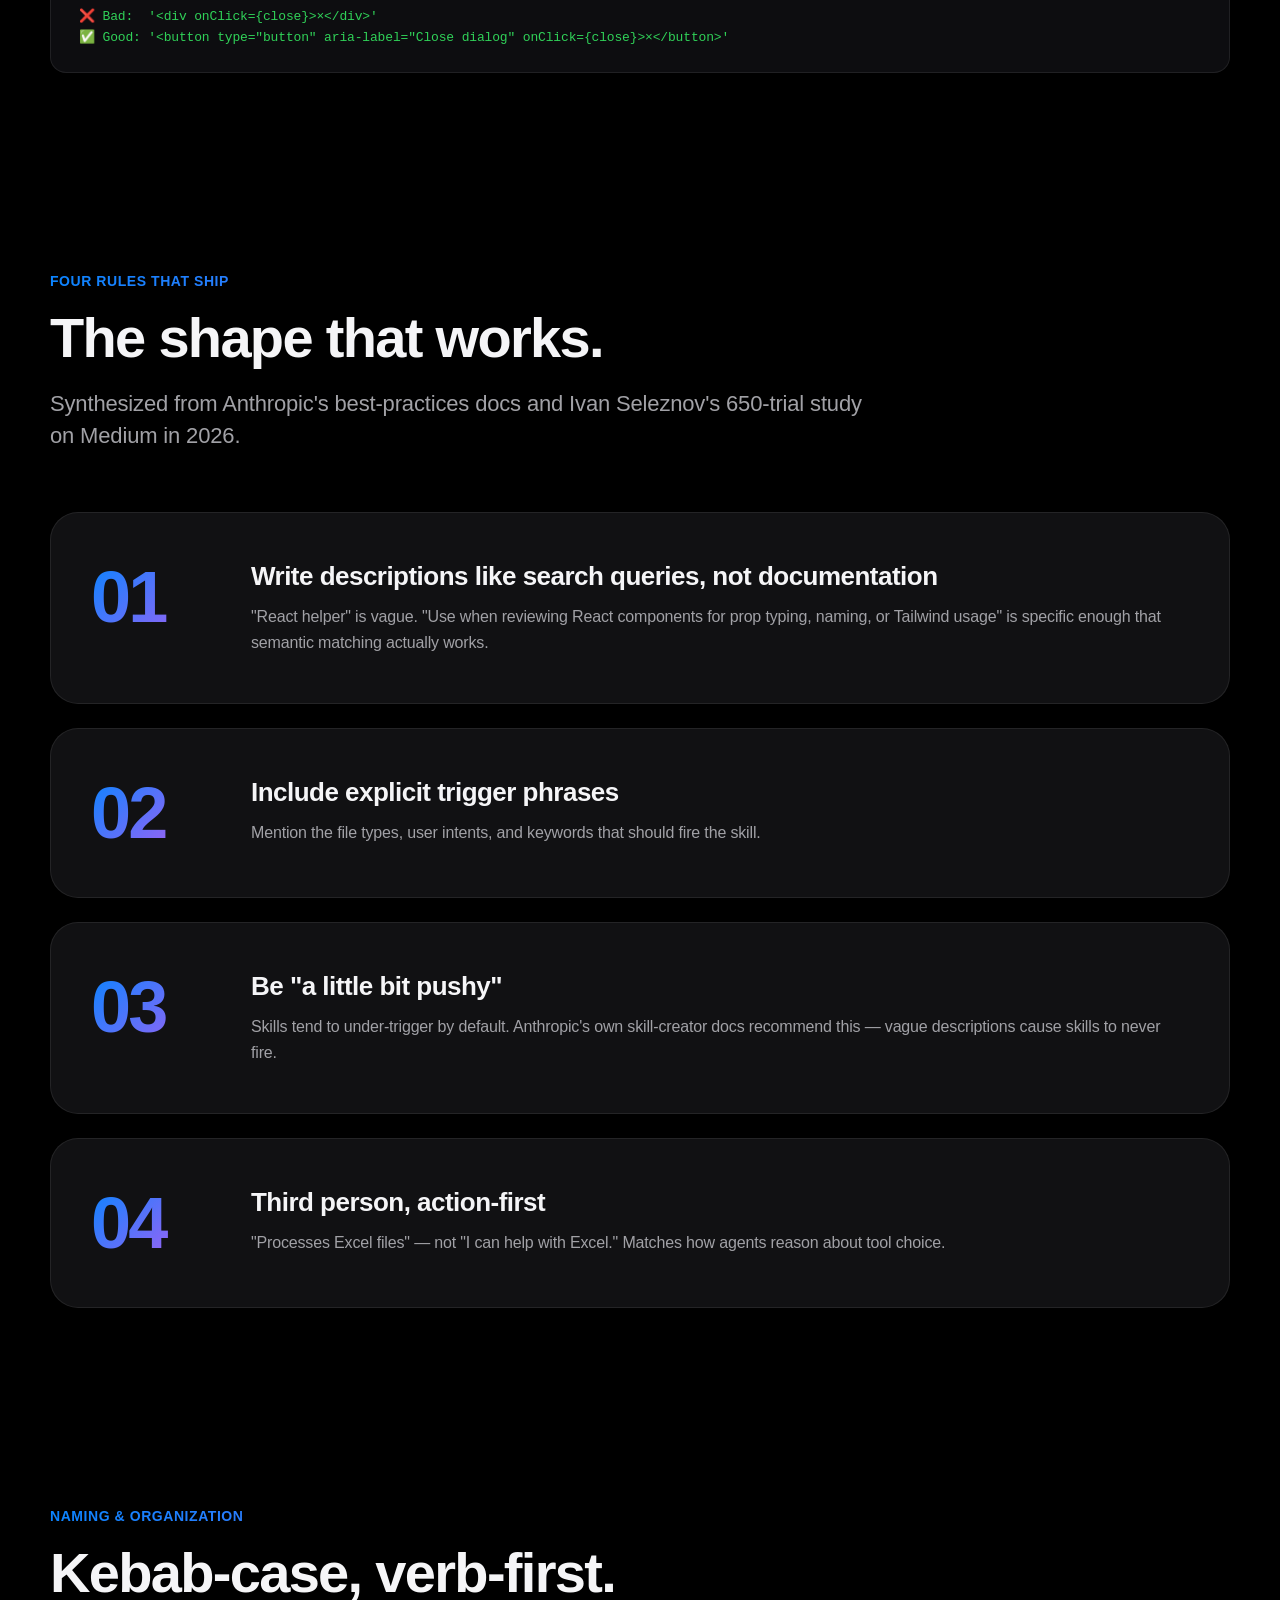
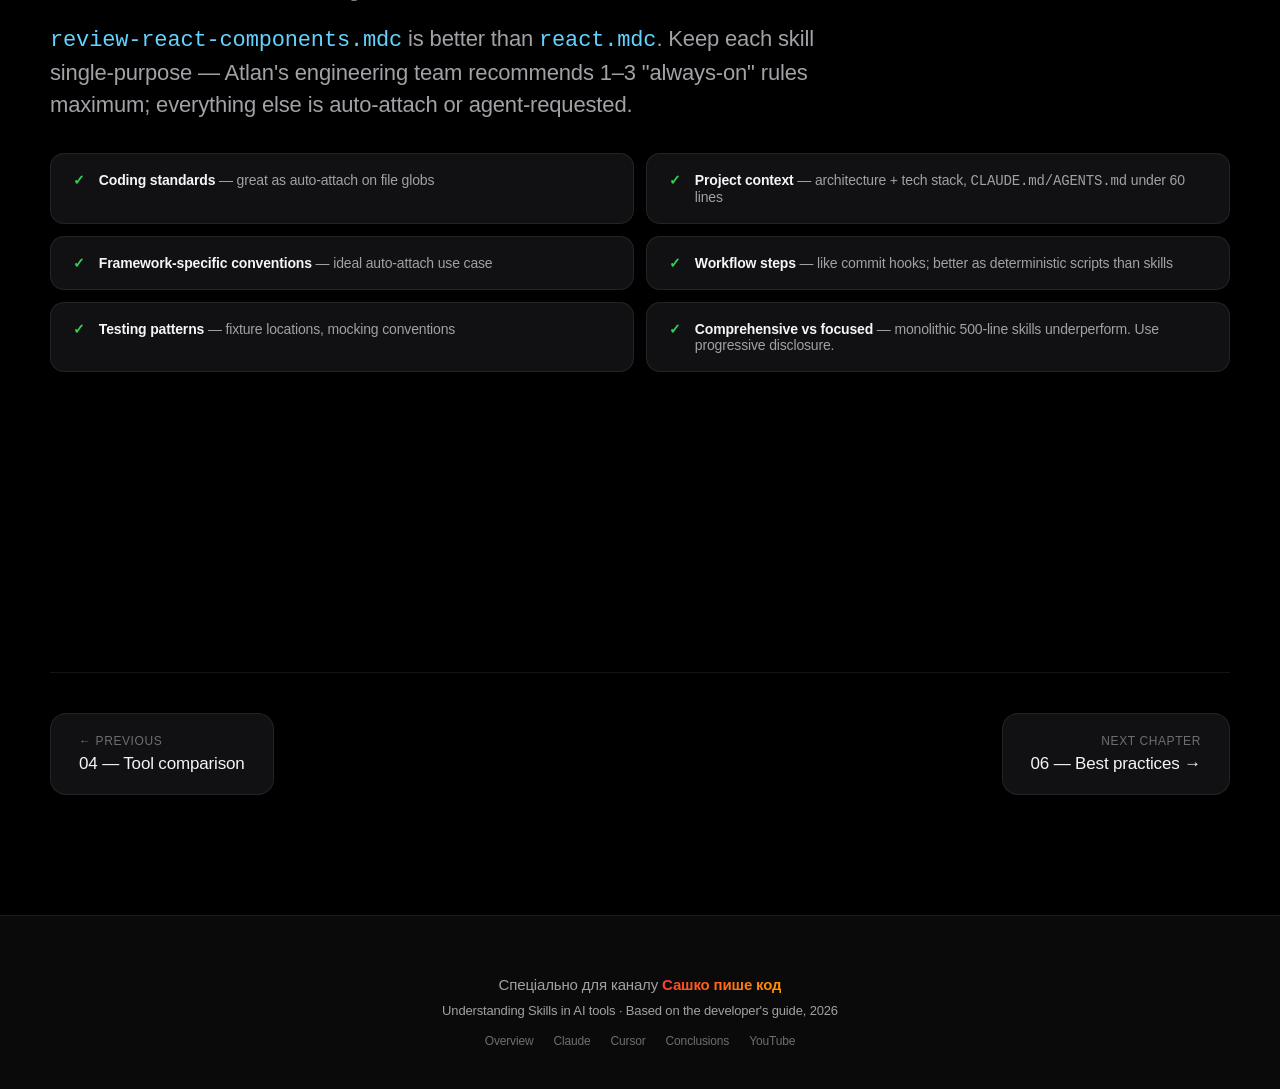
<file: create-skill.html>
<!DOCTYPE html>
<html lang="en">
<head>
<meta charset="UTF-8" />
<title>How to create a skill — Understanding Skills in AI tools</title>
<link rel="stylesheet" href="styles.css" />
</head>
<body>

<nav class="nav">
  <div class="nav-inner">
    <div class="nav-brand"><span class="dot"></span>Skills.</div>
    <div class="nav-links">
      <a href="index.html">Overview</a>
      <a href="what-are-skills.html">What they are</a>
      <a href="claude-skills.html">Claude</a>
      <a href="cursor-rules.html">Cursor</a>
      <a href="tool-comparison.html">Comparison</a>
      <a href="create-skill.html" class="active">Create</a>
      <a href="best-practices.html">Best practices</a>
      <a href="pros-cons.html">Pros & cons</a>
      <a href="conclusions.html">Conclusions</a>
    </div>
    <div class="nav-cta"><a href="https://www.youtube.com/@dev.sashko" target="_blank">@dev.sashko →</a></div>
  </div>
</nav>

<div class="channel-banner">
  Спеціально для каналу <a href="https://www.youtube.com/@dev.sashko" target="_blank">Сашко пише код</a>
</div>

<section class="section">
  <div class="container">
    <div class="fade-in">
      <div class="eyebrow">Chapter 05 · The predictable shape</div>
      <h1 class="hero" style="font-size:72px;">How to actually<br/><span class="gradient-word">create a skill.</span></h1>
      <p class="lead">Start with a clear, action-oriented description (this is what triggers it). Write a short body with concrete rules and at least one example. Link out to supporting files for anything long.</p>
    </div>
  </div>
</section>

<section class="section" style="padding-top:0;">
  <div class="container">
    <div class="reveal">
      <div class="eyebrow">Example 01 · Component standards</div>
      <h2 class="section-title">Auto-attach on React components.</h2>
      <p class="lead">A focused skill that loads on <code style="color:#64d2ff;">.tsx</code> files and teaches the agent your project's React component conventions — the exact shape Cursor's docs recommend for per-file-type rules.</p>
    </div>
    <pre class="code reveal"><span class="c">---</span>
<span class="k">name:</span> react-component-standards
<span class="k">description:</span> React component standards for frontend UI files. Use when
  creating or editing React components, presentational patterns, or
  anything under src/components.
<span class="k">globs:</span> src/components/**/*.tsx, src/components/**/*.ts
<span class="k">alwaysApply:</span> false
<span class="c">---</span>

<span class="c"># React Component Guidelines</span>

When writing or reviewing React components, enforce:

1. <span class="s">**Component type**</span>: functional components only — no class components
2. <span class="s">**Props**</span>: define a typed <span class="s">'interface'</span> at the top of the file
3. <span class="s">**Exports**</span>: named exports only; never default-export components
4. <span class="s">**Styling**</span>: Tailwind utility classes; avoid inline <span class="s">'style={}'</span> objects
5. <span class="s">**Server state**</span>: use TanStack Query; never <span class="s">'useEffect'</span> + <span class="s">'fetch'</span>

<span class="c">## Example</span>

❌ <span class="s">Bad:</span>  <span class="s">'export default function card(props: any) { ... }'</span>
✅ <span class="s">Good:</span> <span class="s">'export function Card({ title, onSelect }: CardProps) { ... }'</span>

<span class="p">@component-template.tsx</span></pre>
  </div>
</section>

<section class="section">
  <div class="container">
    <div class="reveal">
      <div class="eyebrow">Example 02 · Custom hooks review</div>
      <h2 class="section-title">An agent-decided skill for hooks.</h2>
      <p class="lead">A different activation style — description-only so the agent loads it when it detects hook work. Different area: logic, not presentation. Enforces the rules-of-hooks and cleanup patterns.</p>
    </div>
    <pre class="code reveal"><span class="c">---</span>
<span class="k">name:</span> review-react-hooks
<span class="k">description:</span> When reviewing or writing React custom hooks — functions
  prefixed with 'use', files under src/hooks, or any code that calls
  useState, useEffect, useMemo, or useCallback.
<span class="c">---</span>

<span class="c"># React Hooks Review</span>

When reviewing React hooks, check for:

1. <span class="s">**Naming**</span>: custom hooks must start with <span class="s">'use'</span> (e.g. <span class="s">'useAuth'</span>, <span class="s">'useCart'</span>)
2. <span class="s">**Rules of Hooks**</span>: never call hooks inside loops, conditions, or nested functions
3. <span class="s">**Dependencies**</span>: every value referenced inside <span class="s">'useEffect'</span>/<span class="s">'useMemo'</span>/<span class="s">'useCallback'</span> must appear in the deps array
4. <span class="s">**Cleanup**</span>: any subscription, timer, or abort controller must return a cleanup function
5. <span class="s">**Return shape**</span>: return a stable object or tuple — not a new reference on every render

<span class="c">## Example</span>

❌ <span class="s">Bad:</span>  <span class="s">'useEffect(() => { fetchUser(id) }, [])'</span>  <span class="c">// missing dep</span>
✅ <span class="s">Good:</span> <span class="s">'useEffect(() => { const c = new AbortController(); fetchUser(id, c.signal); return () => c.abort(); }, [id])'</span></pre>
  </div>
</section>

<section class="section">
  <div class="container">
    <div class="reveal">
      <div class="eyebrow">Example 03 · Accessibility audit</div>
      <h2 class="section-title">A manual, user-invoked skill.</h2>
      <p class="lead">Auditing a component for accessibility is explicit, occasional work — so this skill has empty frontmatter and is invoked with <code style="color:#64d2ff;">@a11y-audit</code>. Covers yet another area: compliance.</p>
    </div>
    <pre class="code reveal"><span class="c">---</span>
<span class="k">name:</span> a11y-audit
<span class="k">description:</span> Audits React components for WCAG 2.1 AA accessibility issues —
  semantic HTML, ARIA attributes, keyboard navigation, and color contrast.
  Use when the user asks for an accessibility review or types @a11y-audit.
<span class="c">---</span>

<span class="c"># Accessibility Audit for React</span>

When auditing a React component, verify:

1. <span class="s">**Semantic HTML**</span>: use <span class="s">'&lt;button&gt;'</span>, <span class="s">'&lt;nav&gt;'</span>, <span class="s">'&lt;main&gt;'</span> — never <span class="s">'&lt;div onClick&gt;'</span> for interactive controls
2. <span class="s">**Keyboard support**</span>: all interactive elements must be reachable by <span class="s">'Tab'</span> and activatable with <span class="s">'Enter'</span>/<span class="s">'Space'</span>
3. <span class="s">**ARIA labels**</span>: icon-only buttons need <span class="s">'aria-label'</span>; form fields need a <span class="s">'&lt;label&gt;'</span> or <span class="s">'aria-labelledby'</span>
4. <span class="s">**Focus management**</span>: visible focus outline; modals trap focus and return it on close
5. <span class="s">**Images**</span>: every <span class="s">'&lt;img&gt;'</span> has a meaningful <span class="s">'alt'</span> or <span class="s">'alt=""'</span> for decorative images

<span class="c">## Example</span>

❌ <span class="s">Bad:</span>  <span class="s">'&lt;div onClick={close}&gt;×&lt;/div&gt;'</span>
✅ <span class="s">Good:</span> <span class="s">'&lt;button type="button" aria-label="Close dialog" onClick={close}&gt;×&lt;/button&gt;'</span></pre>
  </div>
</section>

<section class="section">
  <div class="container">
    <div class="reveal">
      <div class="eyebrow">Four rules that ship</div>
      <h2 class="section-title">The shape that works.</h2>
      <p class="lead">Synthesized from Anthropic's best-practices docs and Ivan Seleznov's 650-trial study on Medium in 2026.</p>
    </div>

    <div class="principles reveal">
      <div class="principle">
        <div class="principle-num">01</div>
        <div>
          <h3>Write descriptions like search queries, not documentation</h3>
          <p>"React helper" is vague. "Use when reviewing React components for prop typing, naming, or Tailwind usage" is specific enough that semantic matching actually works.</p>
        </div>
      </div>
      <div class="principle">
        <div class="principle-num">02</div>
        <div>
          <h3>Include explicit trigger phrases</h3>
          <p>Mention the file types, user intents, and keywords that should fire the skill.</p>
        </div>
      </div>
      <div class="principle">
        <div class="principle-num">03</div>
        <div>
          <h3>Be "a little bit pushy"</h3>
          <p>Skills tend to under-trigger by default. Anthropic's own skill-creator docs recommend this — vague descriptions cause skills to never fire.</p>
        </div>
      </div>
      <div class="principle">
        <div class="principle-num">04</div>
        <div>
          <h3>Third person, action-first</h3>
          <p>"Processes Excel files" — not "I can help with Excel." Matches how agents reason about tool choice.</p>
        </div>
      </div>
    </div>
  </div>
</section>

<section class="section">
  <div class="container">
    <div class="reveal">
      <div class="eyebrow">Naming & organization</div>
      <h2 class="section-title">Kebab-case, verb-first.</h2>
      <p class="lead"><code style="color:#64d2ff;">review-react-components.mdc</code> is better than <code style="color:#64d2ff;">react.mdc</code>. Keep each skill single-purpose — Atlan's engineering team recommends 1–3 "always-on" rules maximum; everything else is auto-attach or agent-requested.</p>
    </div>

    <div class="bullet-list reveal">
      <li><span class="chk">✓</span><div><strong>Coding standards</strong> — great as auto-attach on file globs</div></li>
      <li><span class="chk">✓</span><div><strong>Project context</strong> — architecture + tech stack, <code>CLAUDE.md/AGENTS.md</code> under 60 lines</div></li>
      <li><span class="chk">✓</span><div><strong>Framework-specific conventions</strong> — ideal auto-attach use case</div></li>
      <li><span class="chk">✓</span><div><strong>Workflow steps</strong> — like commit hooks; better as deterministic scripts than skills</div></li>
      <li><span class="chk">✓</span><div><strong>Testing patterns</strong> — fixture locations, mocking conventions</div></li>
      <li><span class="chk">✓</span><div><strong>Comprehensive vs focused</strong> — monolithic 500-line skills underperform. Use progressive disclosure.</div></li>
    </div>
  </div>
</section>

<section class="section">
  <div class="container">
    <div class="page-nav">
      <a href="tool-comparison.html"><div class="label">← Previous</div><div class="title">04 — Tool comparison</div></a>
      <a href="best-practices.html" class="next"><div class="label">Next chapter</div><div class="title">06 — Best practices →</div></a>
    </div>
  </div>
</section>

<footer>
  <div class="brand-line">Спеціально для каналу <a href="https://www.youtube.com/@dev.sashko" target="_blank" class="channel">Сашко пише код</a></div>
  <div>Understanding Skills in AI tools · Based on the developer's guide, 2026</div>
  <div class="links">
    <a href="index.html">Overview</a>
    <a href="claude-skills.html">Claude</a>
    <a href="cursor-rules.html">Cursor</a>
    <a href="conclusions.html">Conclusions</a>
    <a href="https://www.youtube.com/@dev.sashko" target="_blank">YouTube</a>
  </div>
</footer>

<script src="script.js"></script>
</body>
</html>
</file>
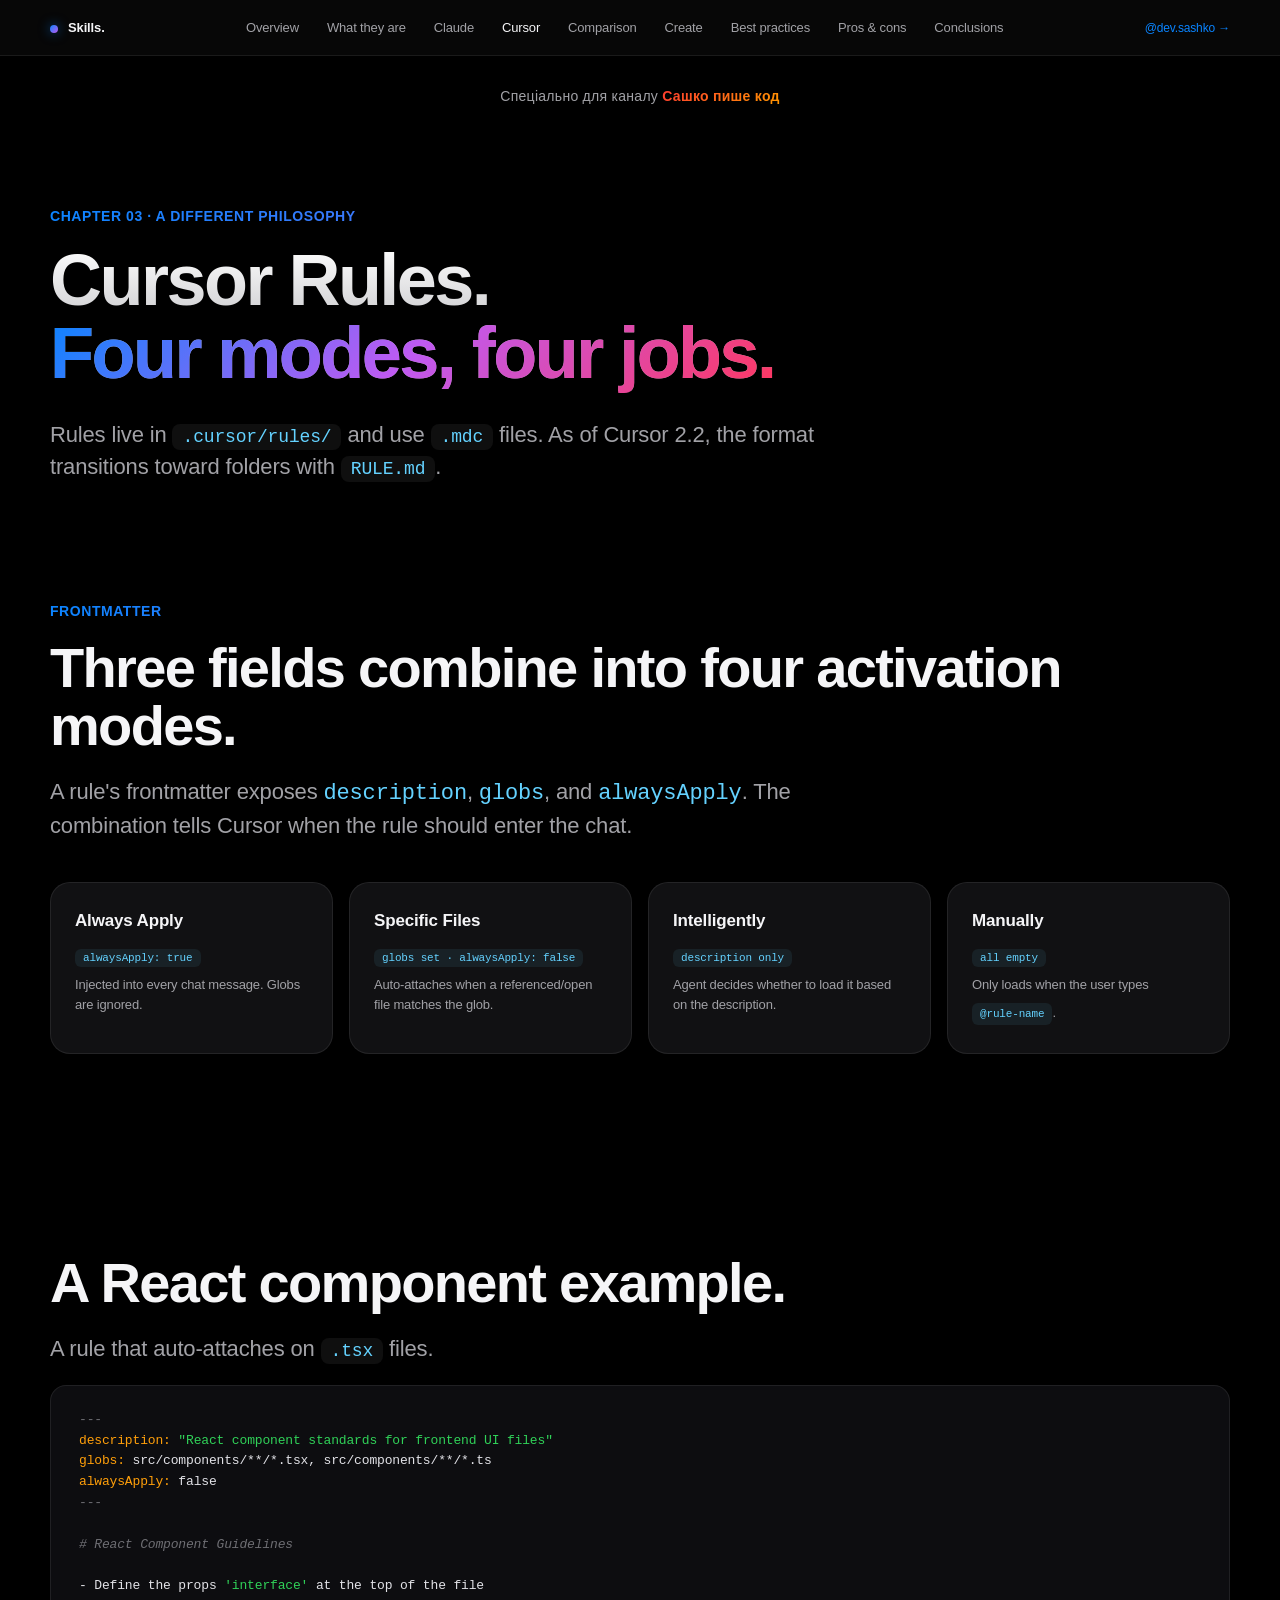
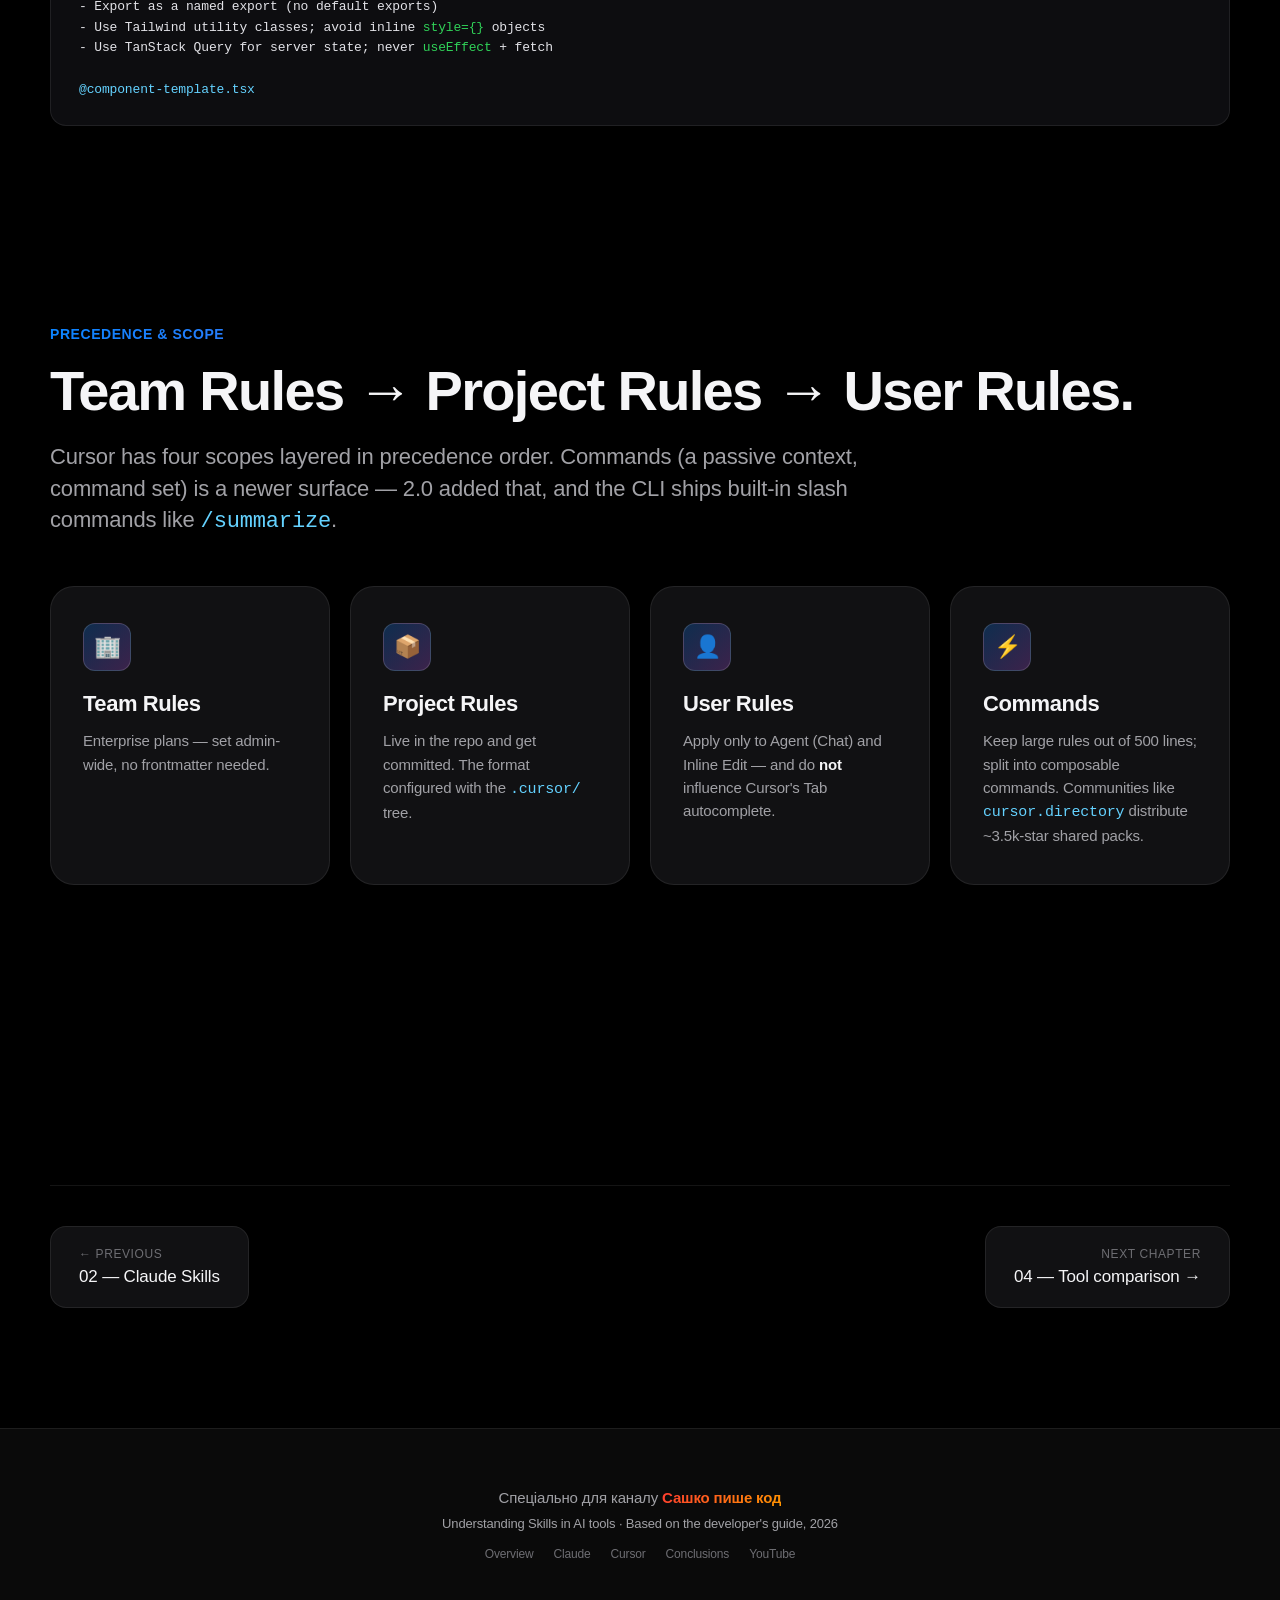
<file: cursor-rules.html>
<!DOCTYPE html>
<html lang="en">
<head>
<meta charset="UTF-8" />
<title>Cursor Rules — Understanding Skills in AI tools</title>
<link rel="stylesheet" href="styles.css" />
</head>
<body>

<nav class="nav">
  <div class="nav-inner">
    <div class="nav-brand"><span class="dot"></span>Skills.</div>
    <div class="nav-links">
      <a href="index.html">Overview</a>
      <a href="what-are-skills.html">What they are</a>
      <a href="claude-skills.html">Claude</a>
      <a href="cursor-rules.html" class="active">Cursor</a>
      <a href="tool-comparison.html">Comparison</a>
      <a href="create-skill.html">Create</a>
      <a href="best-practices.html">Best practices</a>
      <a href="pros-cons.html">Pros & cons</a>
      <a href="conclusions.html">Conclusions</a>
    </div>
    <div class="nav-cta"><a href="https://www.youtube.com/@dev.sashko" target="_blank">@dev.sashko →</a></div>
  </div>
</nav>

<div class="channel-banner">
  Спеціально для каналу <a href="https://www.youtube.com/@dev.sashko" target="_blank">Сашко пише код</a>
</div>

<section class="section">
  <div class="container">
    <div class="fade-in">
      <div class="eyebrow">Chapter 03 · A different philosophy</div>
      <h1 class="hero" style="font-size:72px;">Cursor Rules.<br/><span class="gradient-word">Four modes, four jobs.</span></h1>
      <p class="lead">Rules live in <code style="background:rgba(255,255,255,0.06); padding:3px 10px; border-radius:8px; font-size:18px; color:#64d2ff;">.cursor/rules/</code> and use <code style="background:rgba(255,255,255,0.06); padding:3px 10px; border-radius:8px; font-size:18px; color:#64d2ff;">.mdc</code> files. As of Cursor 2.2, the format transitions toward folders with <code style="background:rgba(255,255,255,0.06); padding:3px 10px; border-radius:8px; font-size:18px; color:#64d2ff;">RULE.md</code>.</p>
    </div>
  </div>
</section>

<section class="section" style="padding-top:0;">
  <div class="container">
    <div class="reveal">
      <div class="eyebrow">Frontmatter</div>
      <h2 class="section-title">Three fields combine into four activation modes.</h2>
      <p class="lead">A rule's frontmatter exposes <code style="color:#64d2ff;">description</code>, <code style="color:#64d2ff;">globs</code>, and <code style="color:#64d2ff;">alwaysApply</code>. The combination tells Cursor when the rule should enter the chat.</p>
    </div>

    <div class="matrix reveal">
      <div class="mode">
        <div class="mode-name">Always Apply</div>
        <code>alwaysApply: true</code>
        <p>Injected into every chat message. Globs are ignored.</p>
      </div>
      <div class="mode">
        <div class="mode-name">Specific Files</div>
        <code>globs set · alwaysApply: false</code>
        <p>Auto-attaches when a referenced/open file matches the glob.</p>
      </div>
      <div class="mode">
        <div class="mode-name">Intelligently</div>
        <code>description only</code>
        <p>Agent decides whether to load it based on the description.</p>
      </div>
      <div class="mode">
        <div class="mode-name">Manually</div>
        <code>all empty</code>
        <p>Only loads when the user types <code>@rule-name</code>.</p>
      </div>
    </div>
  </div>
</section>

<section class="section">
  <div class="container">
    <div class="reveal">
      <h2 class="section-title">A React component example.</h2>
      <p class="lead">A rule that auto-attaches on <code style="background:rgba(255,255,255,0.06); padding:3px 10px; border-radius:8px; font-size:18px; color:#64d2ff;">.tsx</code> files.</p>
    </div>

    <pre class="code reveal"><span class="c">---</span>
<span class="k">description:</span> <span class="s">"React component standards for frontend UI files"</span>
<span class="k">globs:</span> src/components/**/*.tsx, src/components/**/*.ts
<span class="k">alwaysApply:</span> false
<span class="c">---</span>

<span class="c"># React Component Guidelines</span>

- Define the props <span class="s">'interface'</span> at the top of the file
- Export as a named export (no default exports)
- Use Tailwind utility classes; avoid inline <span class="s">style={}</span> objects
- Use TanStack Query for server state; never <span class="s">useEffect</span> + fetch

<span class="p">@component-template.tsx</span></pre>
  </div>
</section>

<section class="section">
  <div class="container">
    <div class="reveal">
      <div class="eyebrow">Precedence & scope</div>
      <h2 class="section-title">Team Rules → Project Rules → User Rules.</h2>
      <p class="lead">Cursor has four scopes layered in precedence order. Commands (a passive context, command set) is a newer surface — 2.0 added that, and the CLI ships built-in slash commands like <code style="color:#64d2ff;">/summarize</code>.</p>
    </div>

    <div class="cards reveal" style="grid-template-columns: repeat(4, 1fr);">
      <div class="card">
        <div class="icon">🏢</div>
        <h3>Team Rules</h3>
        <p>Enterprise plans — set admin-wide, no frontmatter needed.</p>
      </div>
      <div class="card">
        <div class="icon">📦</div>
        <h3>Project Rules</h3>
        <p>Live in the repo and get committed. The format configured with the <code style="color:#64d2ff;">.cursor/</code> tree.</p>
      </div>
      <div class="card">
        <div class="icon">👤</div>
        <h3>User Rules</h3>
        <p>Apply only to Agent (Chat) and Inline Edit — and do <strong style="color:var(--fg);">not</strong> influence Cursor's Tab autocomplete.</p>
      </div>
      <div class="card">
        <div class="icon">⚡</div>
        <h3>Commands</h3>
        <p>Keep large rules out of 500 lines; split into composable commands. Communities like <code style="color:#64d2ff;">cursor.directory</code> distribute ~3.5k-star shared packs.</p>
      </div>
    </div>
  </div>
</section>

<section class="section">
  <div class="container">
    <div class="page-nav">
      <a href="claude-skills.html"><div class="label">← Previous</div><div class="title">02 — Claude Skills</div></a>
      <a href="tool-comparison.html" class="next"><div class="label">Next chapter</div><div class="title">04 — Tool comparison →</div></a>
    </div>
  </div>
</section>

<footer>
  <div class="brand-line">Спеціально для каналу <a href="https://www.youtube.com/@dev.sashko" target="_blank" class="channel">Сашко пише код</a></div>
  <div>Understanding Skills in AI tools · Based on the developer's guide, 2026</div>
  <div class="links">
    <a href="index.html">Overview</a>
    <a href="claude-skills.html">Claude</a>
    <a href="cursor-rules.html">Cursor</a>
    <a href="conclusions.html">Conclusions</a>
    <a href="https://www.youtube.com/@dev.sashko" target="_blank">YouTube</a>
  </div>
</footer>

<script src="script.js"></script>
</body>
</html>
</file>
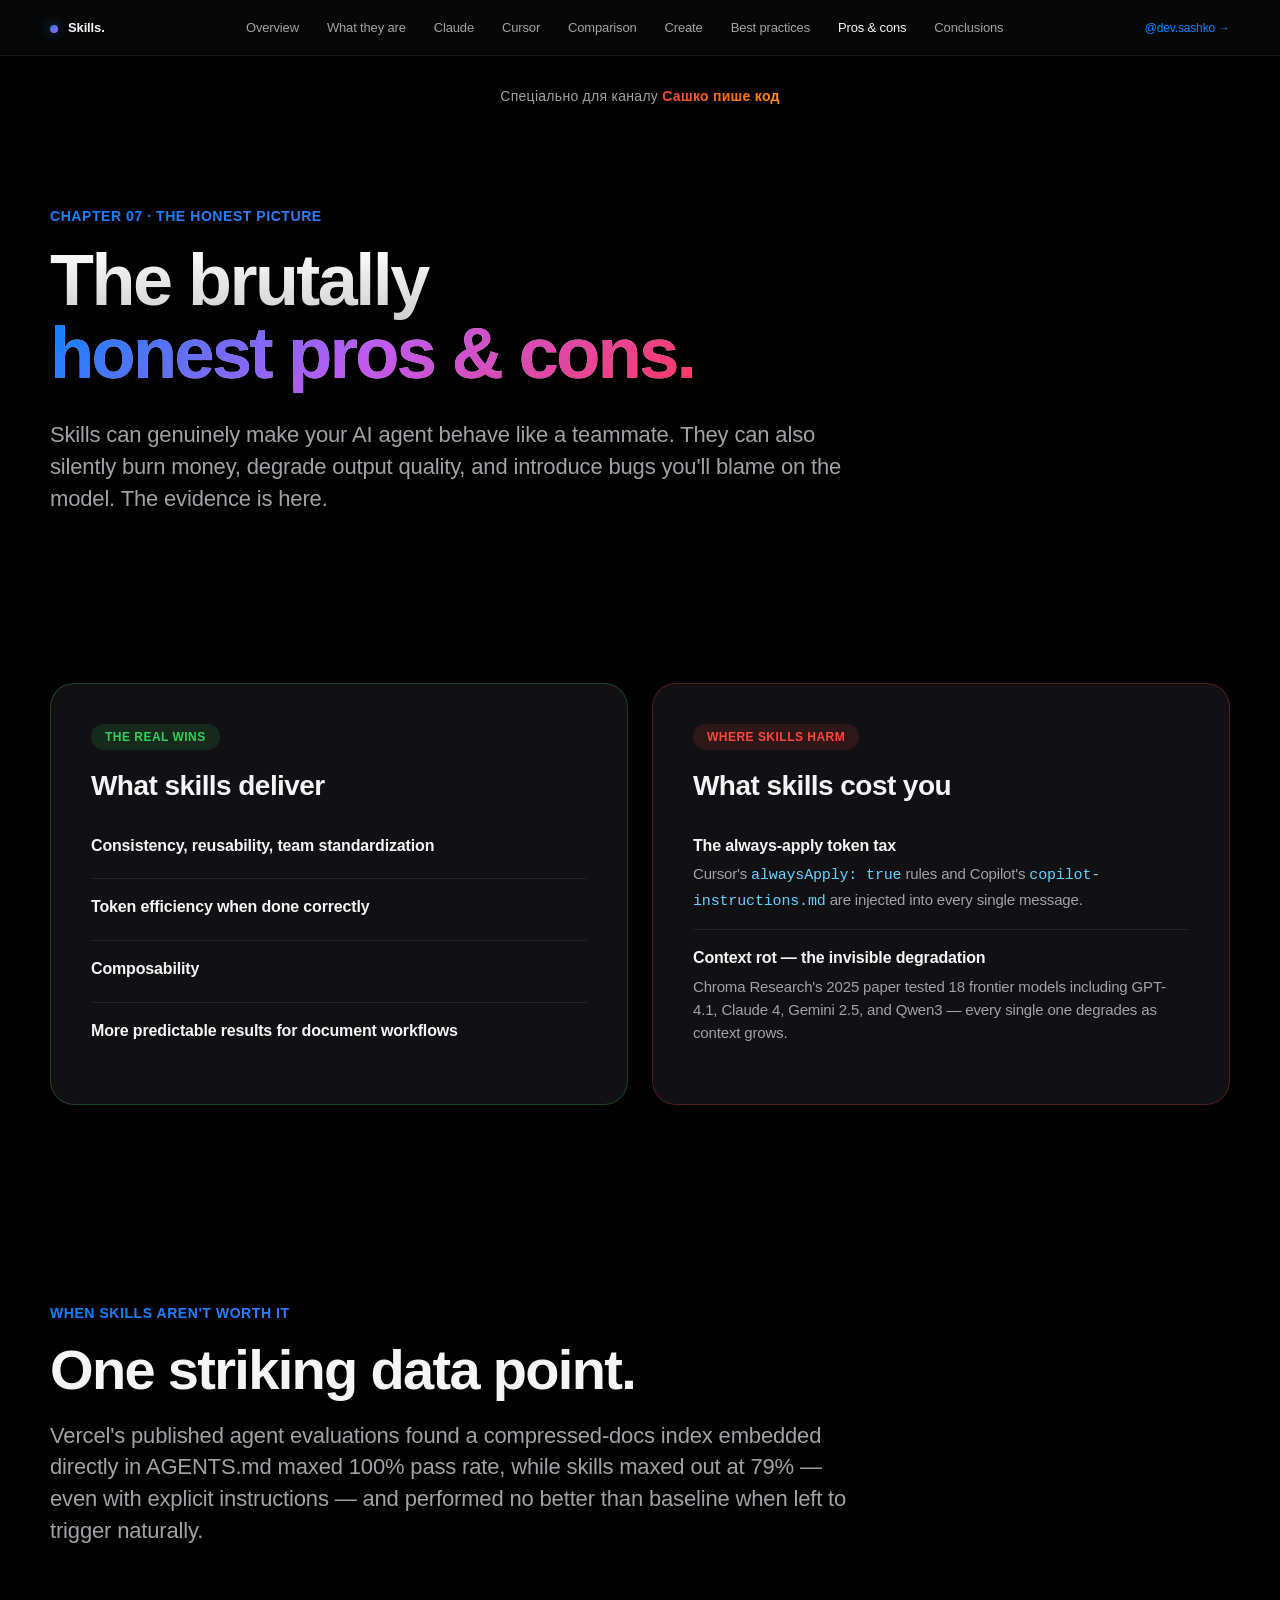
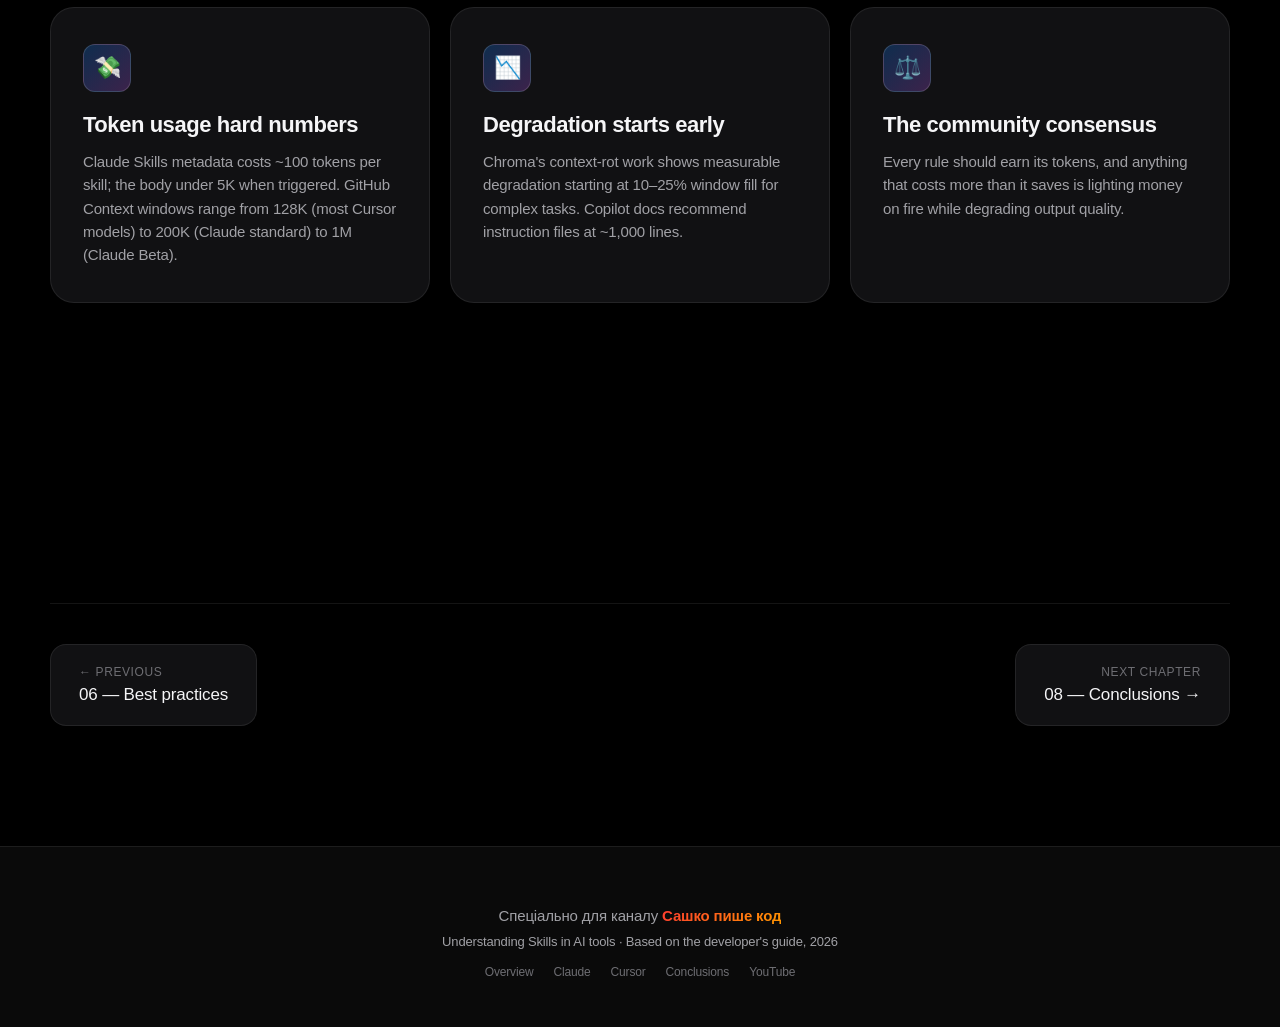
<file: pros-cons.html>
<!DOCTYPE html>
<html lang="en">
<head>
<meta charset="UTF-8" />
<title>Pros & cons — Understanding Skills in AI tools</title>
<link rel="stylesheet" href="styles.css" />
</head>
<body>

<nav class="nav">
  <div class="nav-inner">
    <div class="nav-brand"><span class="dot"></span>Skills.</div>
    <div class="nav-links">
      <a href="index.html">Overview</a>
      <a href="what-are-skills.html">What they are</a>
      <a href="claude-skills.html">Claude</a>
      <a href="cursor-rules.html">Cursor</a>
      <a href="tool-comparison.html">Comparison</a>
      <a href="create-skill.html">Create</a>
      <a href="best-practices.html">Best practices</a>
      <a href="pros-cons.html" class="active">Pros & cons</a>
      <a href="conclusions.html">Conclusions</a>
    </div>
    <div class="nav-cta"><a href="https://www.youtube.com/@dev.sashko" target="_blank">@dev.sashko →</a></div>
  </div>
</nav>

<div class="channel-banner">
  Спеціально для каналу <a href="https://www.youtube.com/@dev.sashko" target="_blank">Сашко пише код</a>
</div>

<section class="section">
  <div class="container">
    <div class="fade-in">
      <div class="eyebrow">Chapter 07 · The honest picture</div>
      <h1 class="hero" style="font-size:72px;">The brutally<br/><span class="gradient-word">honest pros & cons.</span></h1>
      <p class="lead">Skills can genuinely make your AI agent behave like a teammate. They can also silently burn money, degrade output quality, and introduce bugs you'll blame on the model. The evidence is here.</p>
    </div>
  </div>
</section>

<section class="section" style="padding-top:0;">
  <div class="container">
    <div class="dual reveal">
      <div class="panel good">
        <div class="tag">The real wins</div>
        <h3>What skills deliver</h3>
        <ul>
          <li><strong>Consistency, reusability, team standardization</strong></li>
          <li><strong>Token efficiency when done correctly</strong></li>
          <li><strong>Composability</strong></li>
          <li><strong>More predictable results for document workflows</strong></li>
        </ul>
      </div>
      <div class="panel bad">
        <div class="tag">Where skills harm</div>
        <h3>What skills cost you</h3>
        <ul>
          <li><strong>The always-apply token tax</strong>Cursor's <code style="color:#64d2ff;">alwaysApply: true</code> rules and Copilot's <code style="color:#64d2ff;">copilot-instructions.md</code> are injected into every single message.</li>
          <li><strong>Context rot — the invisible degradation</strong>Chroma Research's 2025 paper tested 18 frontier models including GPT-4.1, Claude 4, Gemini 2.5, and Qwen3 — every single one degrades as context grows.</li>
        </ul>
      </div>
    </div>
  </div>
</section>

<section class="section">
  <div class="container">
    <div class="reveal">
      <div class="eyebrow">When skills aren't worth it</div>
      <h2 class="section-title">One striking data point.</h2>
      <p class="lead">Vercel's published agent evaluations found a compressed-docs index embedded directly in AGENTS.md maxed 100% pass rate, while skills maxed out at 79% — even with explicit instructions — and performed no better than baseline when left to trigger naturally.</p>
    </div>

    <div class="cards reveal" style="margin-top:60px;">
      <div class="card">
        <div class="icon">💸</div>
        <h3>Token usage hard numbers</h3>
        <p>Claude Skills metadata costs ~100 tokens per skill; the body under 5K when triggered. GitHub Context windows range from 128K (most Cursor models) to 200K (Claude standard) to 1M (Claude Beta).</p>
      </div>
      <div class="card">
        <div class="icon">📉</div>
        <h3>Degradation starts early</h3>
        <p>Chroma's context-rot work shows measurable degradation starting at 10–25% window fill for complex tasks. Copilot docs recommend instruction files at ~1,000 lines.</p>
      </div>
      <div class="card">
        <div class="icon">⚖️</div>
        <h3>The community consensus</h3>
        <p>Every rule should earn its tokens, and anything that costs more than it saves is lighting money on fire while degrading output quality.</p>
      </div>
    </div>
  </div>
</section>

<section class="section">
  <div class="container">
    <div class="page-nav">
      <a href="best-practices.html"><div class="label">← Previous</div><div class="title">06 — Best practices</div></a>
      <a href="conclusions.html" class="next"><div class="label">Next chapter</div><div class="title">08 — Conclusions →</div></a>
    </div>
  </div>
</section>

<footer>
  <div class="brand-line">Спеціально для каналу <a href="https://www.youtube.com/@dev.sashko" target="_blank" class="channel">Сашко пише код</a></div>
  <div>Understanding Skills in AI tools · Based on the developer's guide, 2026</div>
  <div class="links">
    <a href="index.html">Overview</a>
    <a href="claude-skills.html">Claude</a>
    <a href="cursor-rules.html">Cursor</a>
    <a href="conclusions.html">Conclusions</a>
    <a href="https://www.youtube.com/@dev.sashko" target="_blank">YouTube</a>
  </div>
</footer>

<script src="script.js"></script>
</body>
</html>
</file>
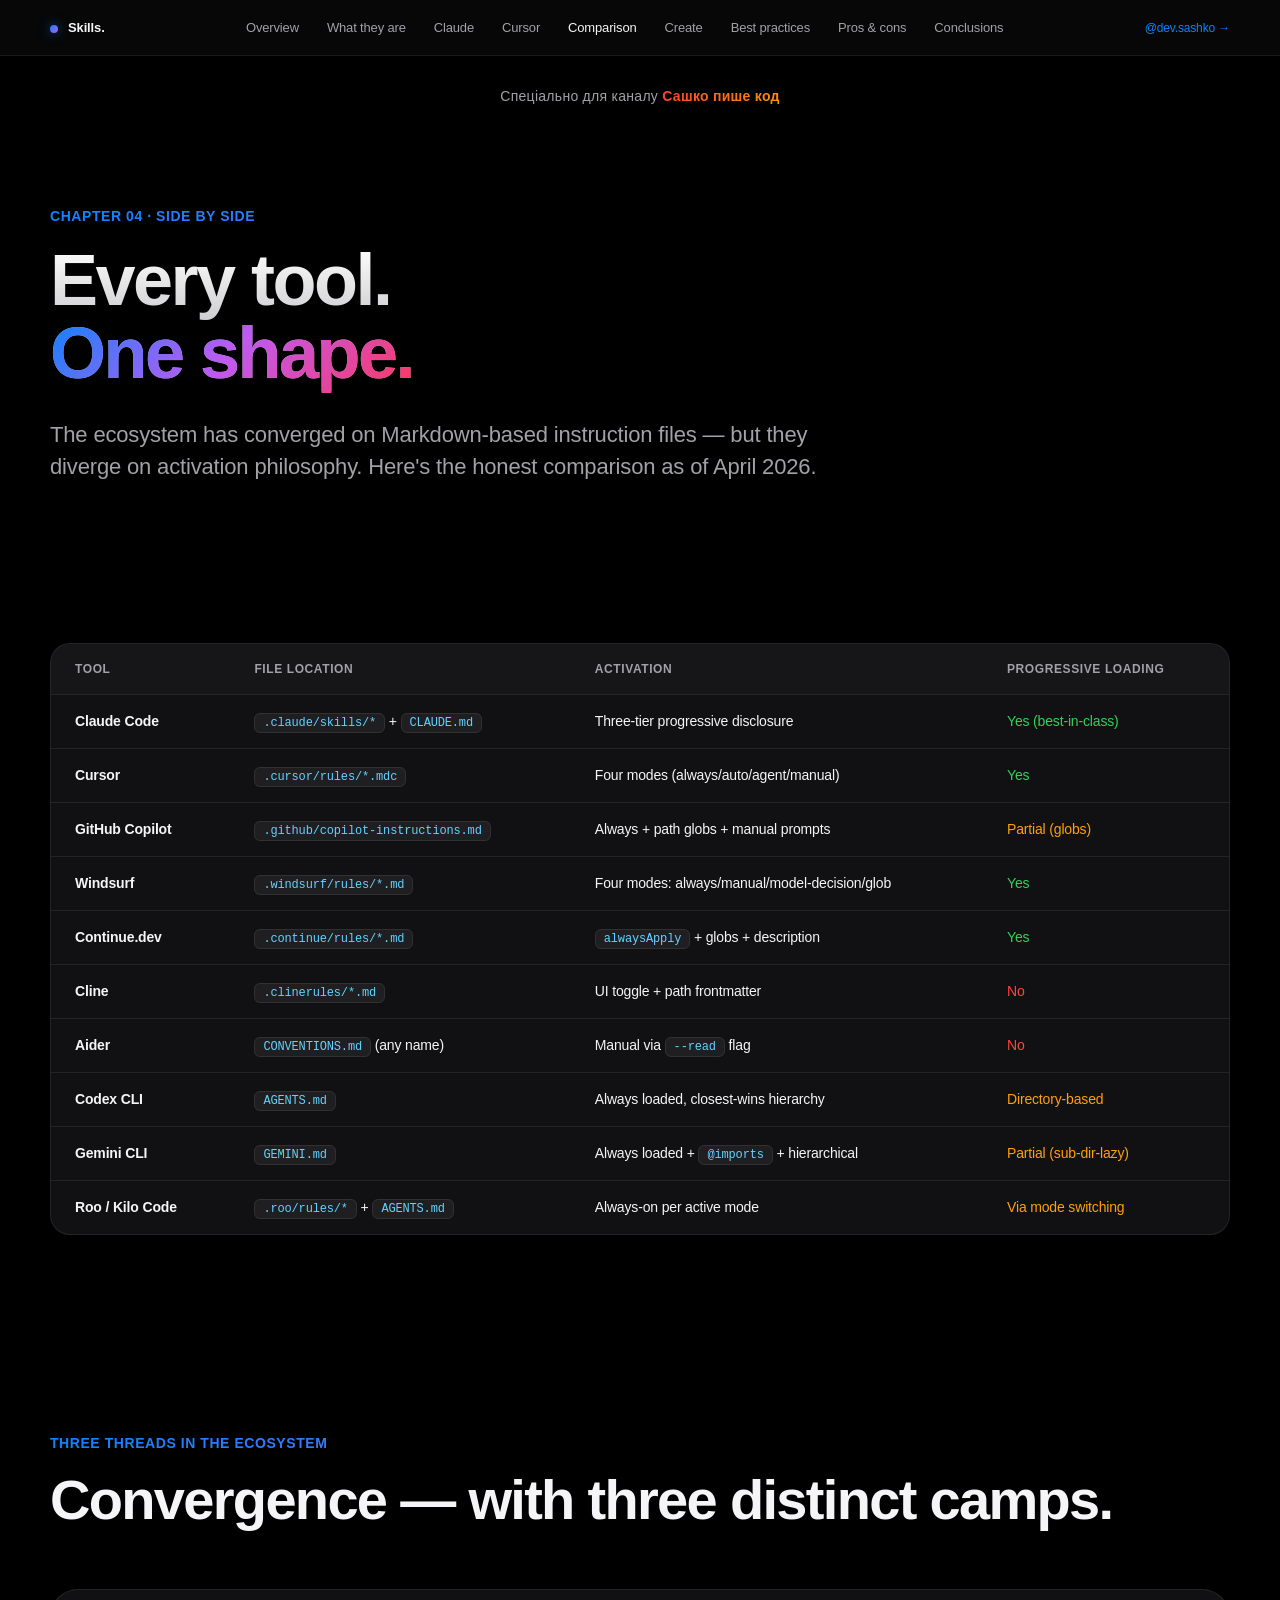
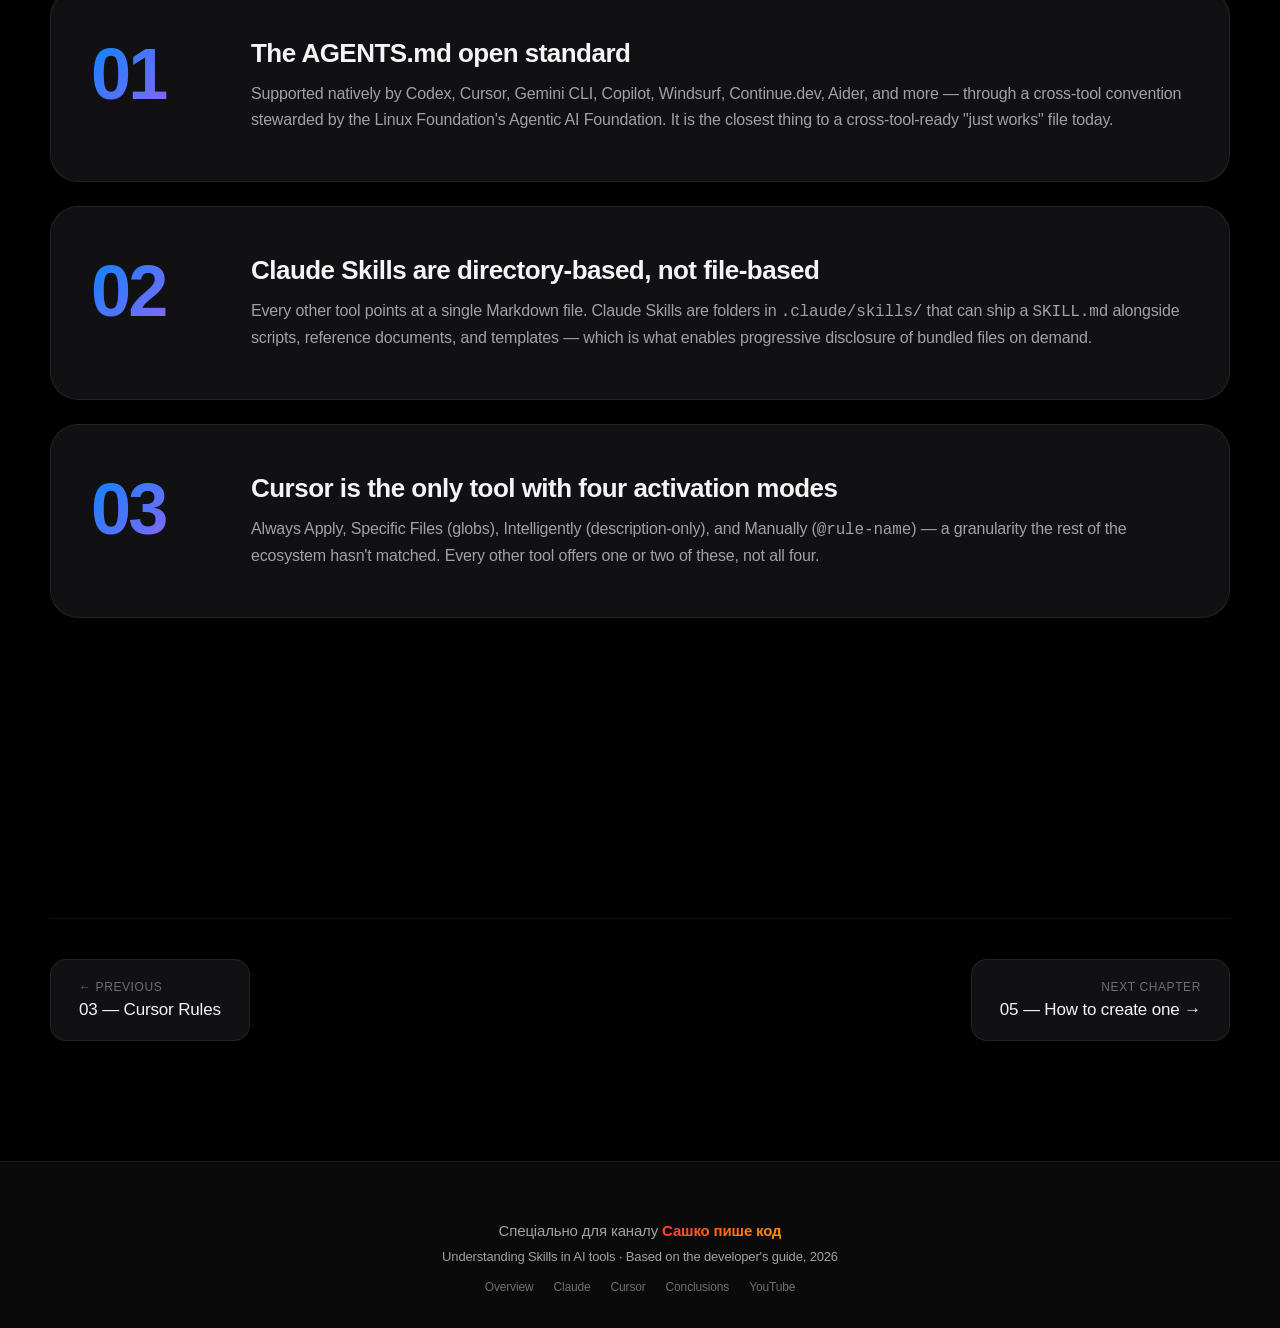
<file: tool-comparison.html>
<!DOCTYPE html>
<html lang="en">
<head>
<meta charset="UTF-8" />
<title>Tool comparison — Understanding Skills in AI tools</title>
<link rel="stylesheet" href="styles.css" />
</head>
<body>

<nav class="nav">
  <div class="nav-inner">
    <div class="nav-brand"><span class="dot"></span>Skills.</div>
    <div class="nav-links">
      <a href="index.html">Overview</a>
      <a href="what-are-skills.html">What they are</a>
      <a href="claude-skills.html">Claude</a>
      <a href="cursor-rules.html">Cursor</a>
      <a href="tool-comparison.html" class="active">Comparison</a>
      <a href="create-skill.html">Create</a>
      <a href="best-practices.html">Best practices</a>
      <a href="pros-cons.html">Pros & cons</a>
      <a href="conclusions.html">Conclusions</a>
    </div>
    <div class="nav-cta"><a href="https://www.youtube.com/@dev.sashko" target="_blank">@dev.sashko →</a></div>
  </div>
</nav>

<div class="channel-banner">
  Спеціально для каналу <a href="https://www.youtube.com/@dev.sashko" target="_blank">Сашко пише код</a>
</div>

<section class="section">
  <div class="container">
    <div class="fade-in">
      <div class="eyebrow">Chapter 04 · Side by side</div>
      <h1 class="hero" style="font-size:72px;">Every tool.<br/><span class="gradient-word">One shape.</span></h1>
      <p class="lead">The ecosystem has converged on Markdown-based instruction files — but they diverge on activation philosophy. Here's the honest comparison as of April 2026.</p>
    </div>
  </div>
</section>

<section class="section" style="padding-top:0;">
  <div class="container">
    <div class="table-wrap reveal">
      <table>
        <thead>
          <tr>
            <th>Tool</th>
            <th>File location</th>
            <th>Activation</th>
            <th>Progressive loading</th>
          </tr>
        </thead>
        <tbody>
          <tr>
            <td><strong>Claude Code</strong></td>
            <td><code>.claude/skills/*</code> + <code>CLAUDE.md</code></td>
            <td>Three-tier progressive disclosure</td>
            <td class="good">Yes (best-in-class)</td>
          </tr>
          <tr>
            <td><strong>Cursor</strong></td>
            <td><code>.cursor/rules/*.mdc</code></td>
            <td>Four modes (always/auto/agent/manual)</td>
            <td class="good">Yes</td>
          </tr>
          <tr>
            <td><strong>GitHub Copilot</strong></td>
            <td><code>.github/copilot-instructions.md</code></td>
            <td>Always + path globs + manual prompts</td>
            <td class="mid">Partial (globs)</td>
          </tr>
          <tr>
            <td><strong>Windsurf</strong></td>
            <td><code>.windsurf/rules/*.md</code></td>
            <td>Four modes: always/manual/model-decision/glob</td>
            <td class="good">Yes</td>
          </tr>
          <tr>
            <td><strong>Continue.dev</strong></td>
            <td><code>.continue/rules/*.md</code></td>
            <td><code>alwaysApply</code> + globs + description</td>
            <td class="good">Yes</td>
          </tr>
          <tr>
            <td><strong>Cline</strong></td>
            <td><code>.clinerules/*.md</code></td>
            <td>UI toggle + path frontmatter</td>
            <td class="bad">No</td>
          </tr>
          <tr>
            <td><strong>Aider</strong></td>
            <td><code>CONVENTIONS.md</code> (any name)</td>
            <td>Manual via <code>--read</code> flag</td>
            <td class="bad">No</td>
          </tr>
          <tr>
            <td><strong>Codex CLI</strong></td>
            <td><code>AGENTS.md</code></td>
            <td>Always loaded, closest-wins hierarchy</td>
            <td class="mid">Directory-based</td>
          </tr>
          <tr>
            <td><strong>Gemini CLI</strong></td>
            <td><code>GEMINI.md</code></td>
            <td>Always loaded + <code>@imports</code> + hierarchical</td>
            <td class="mid">Partial (sub-dir-lazy)</td>
          </tr>
          <tr>
            <td><strong>Roo / Kilo Code</strong></td>
            <td><code>.roo/rules/*</code> + <code>AGENTS.md</code></td>
            <td>Always-on per active mode</td>
            <td class="mid">Via mode switching</td>
          </tr>
        </tbody>
      </table>
    </div>
  </div>
</section>

<section class="section">
  <div class="container">
    <div class="reveal">
      <div class="eyebrow">Three threads in the ecosystem</div>
      <h2 class="section-title">Convergence — with three distinct camps.</h2>
    </div>

    <div class="principles reveal">
      <div class="principle">
        <div class="principle-num">01</div>
        <div>
          <h3>The AGENTS.md open standard</h3>
          <p>Supported natively by Codex, Cursor, Gemini CLI, Copilot, Windsurf, Continue.dev, Aider, and more — through a cross-tool convention stewarded by the Linux Foundation's Agentic AI Foundation. It is the closest thing to a cross-tool-ready "just works" file today.</p>
        </div>
      </div>
      <div class="principle">
        <div class="principle-num">02</div>
        <div>
          <h3>Claude Skills are directory-based, not file-based</h3>
          <p>Every other tool points at a single Markdown file. Claude Skills are folders in <code>.claude/skills/</code> that can ship a <code>SKILL.md</code> alongside scripts, reference documents, and templates — which is what enables progressive disclosure of bundled files on demand.</p>
        </div>
      </div>
      <div class="principle">
        <div class="principle-num">03</div>
        <div>
          <h3>Cursor is the only tool with four activation modes</h3>
          <p>Always Apply, Specific Files (globs), Intelligently (description-only), and Manually (<code>@rule-name</code>) — a granularity the rest of the ecosystem hasn't matched. Every other tool offers one or two of these, not all four.</p>
        </div>
      </div>
    </div>
  </div>
</section>

<section class="section">
  <div class="container">
    <div class="page-nav">
      <a href="cursor-rules.html"><div class="label">← Previous</div><div class="title">03 — Cursor Rules</div></a>
      <a href="create-skill.html" class="next"><div class="label">Next chapter</div><div class="title">05 — How to create one →</div></a>
    </div>
  </div>
</section>

<footer>
  <div class="brand-line">Спеціально для каналу <a href="https://www.youtube.com/@dev.sashko" target="_blank" class="channel">Сашко пише код</a></div>
  <div>Understanding Skills in AI tools · Based on the developer's guide, 2026</div>
  <div class="links">
    <a href="index.html">Overview</a>
    <a href="claude-skills.html">Claude</a>
    <a href="cursor-rules.html">Cursor</a>
    <a href="conclusions.html">Conclusions</a>
    <a href="https://www.youtube.com/@dev.sashko" target="_blank">YouTube</a>
  </div>
</footer>

<script src="script.js"></script>
</body>
</html>
</file>
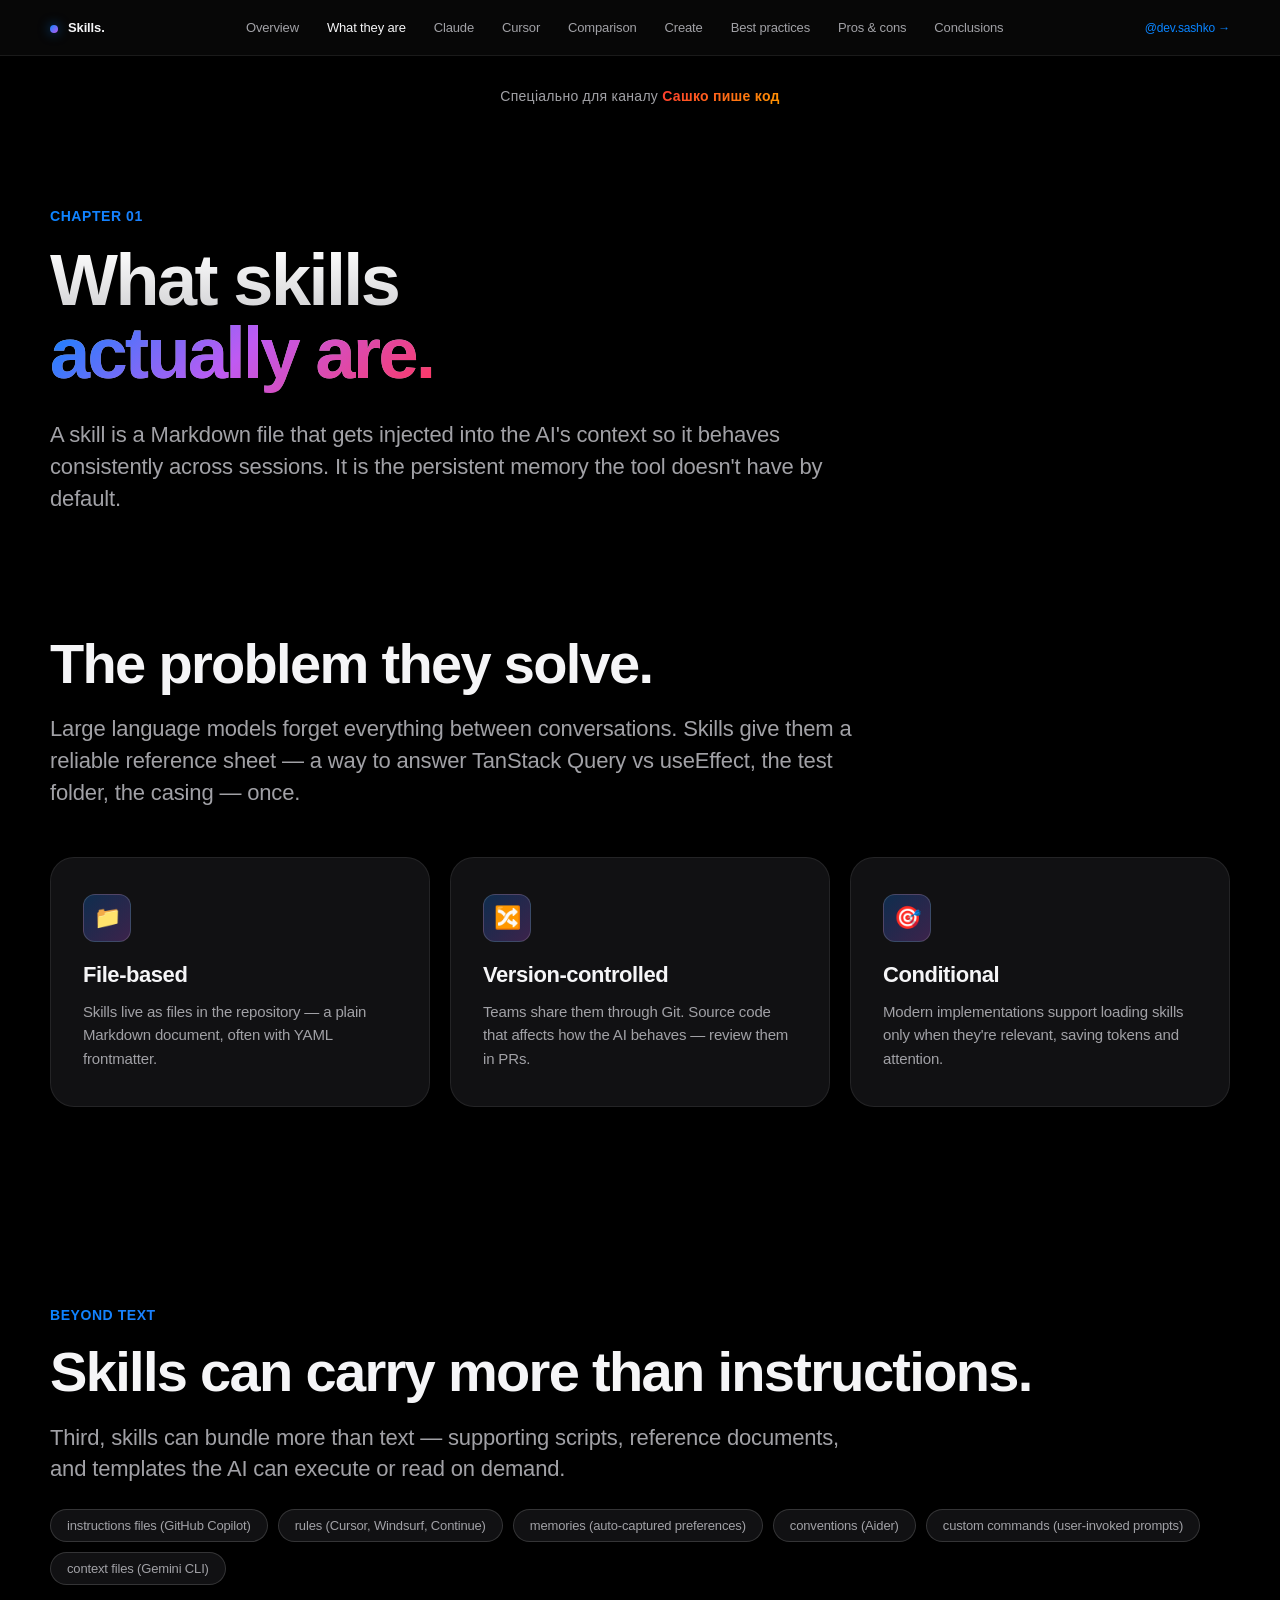
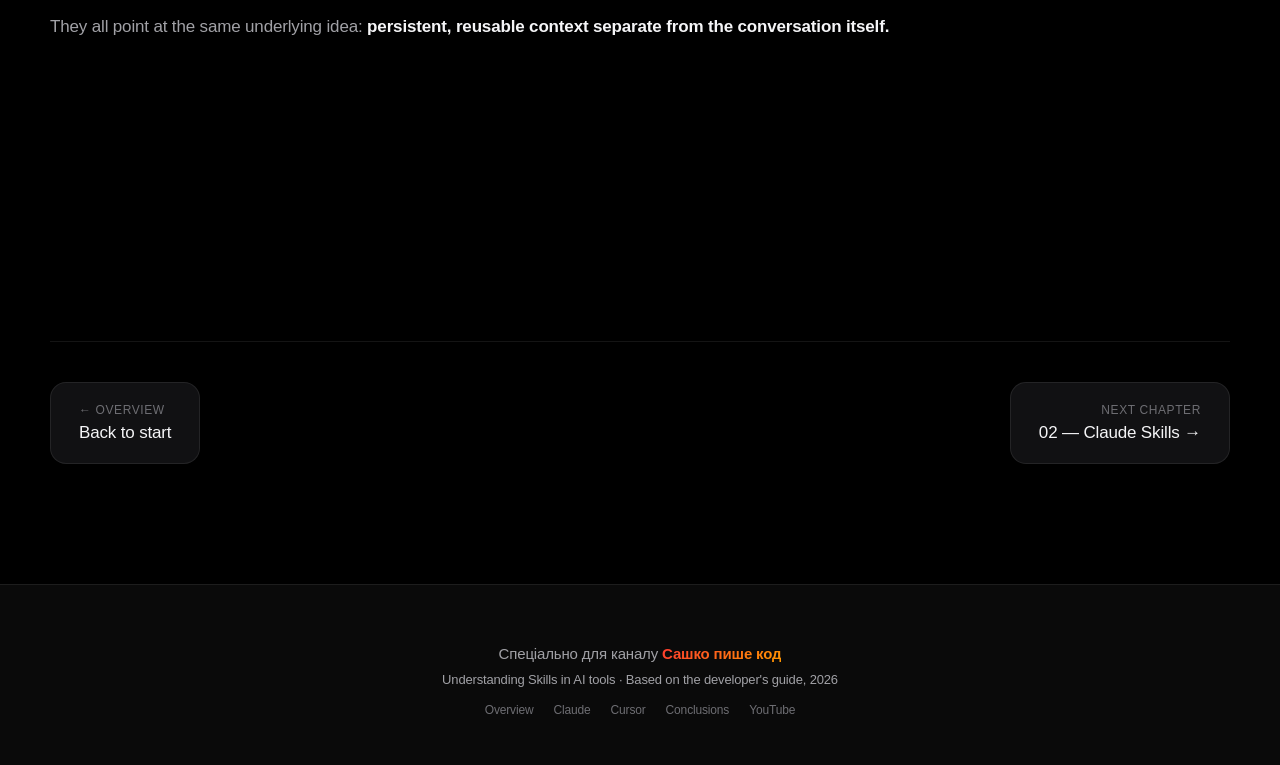
<file: what-are-skills.html>
<!DOCTYPE html>
<html lang="en">
<head>
<meta charset="UTF-8" />
<title>What skills actually are — Understanding Skills in AI tools</title>
<link rel="stylesheet" href="styles.css" />
</head>
<body>

<nav class="nav">
  <div class="nav-inner">
    <div class="nav-brand"><span class="dot"></span>Skills.</div>
    <div class="nav-links">
      <a href="index.html">Overview</a>
      <a href="what-are-skills.html" class="active">What they are</a>
      <a href="claude-skills.html">Claude</a>
      <a href="cursor-rules.html">Cursor</a>
      <a href="tool-comparison.html">Comparison</a>
      <a href="create-skill.html">Create</a>
      <a href="best-practices.html">Best practices</a>
      <a href="pros-cons.html">Pros & cons</a>
      <a href="conclusions.html">Conclusions</a>
    </div>
    <div class="nav-cta"><a href="https://www.youtube.com/@dev.sashko" target="_blank">@dev.sashko →</a></div>
  </div>
</nav>

<div class="channel-banner">
  Спеціально для каналу <a href="https://www.youtube.com/@dev.sashko" target="_blank">Сашко пише код</a>
</div>

<section class="section">
  <div class="container">
    <div class="fade-in">
      <div class="eyebrow">Chapter 01</div>
      <h1 class="hero" style="font-size:72px;">What skills<br/><span class="gradient-word">actually are.</span></h1>
      <p class="lead">A skill is a Markdown file that gets injected into the AI's context so it behaves consistently across sessions. It is the persistent memory the tool doesn't have by default.</p>
    </div>
  </div>
</section>

<section class="section" style="padding-top:0;">
  <div class="container">
    <div class="reveal">
      <h2 class="section-title">The problem they solve.</h2>
      <p class="lead">Large language models forget everything between conversations. Skills give them a reliable reference sheet — a way to answer TanStack Query vs useEffect, the test folder, the casing — once.</p>
    </div>

    <div class="cards reveal">
      <div class="card">
        <div class="icon">📁</div>
        <h3>File-based</h3>
        <p>Skills live as files in the repository — a plain Markdown document, often with YAML frontmatter.</p>
      </div>
      <div class="card">
        <div class="icon">🔀</div>
        <h3>Version-controlled</h3>
        <p>Teams share them through Git. Source code that affects how the AI behaves — review them in PRs.</p>
      </div>
      <div class="card">
        <div class="icon">🎯</div>
        <h3>Conditional</h3>
        <p>Modern implementations support loading skills only when they're relevant, saving tokens and attention.</p>
      </div>
    </div>
  </div>
</section>

<section class="section">
  <div class="container">
    <div class="reveal">
      <div class="eyebrow">Beyond text</div>
      <h2 class="section-title">Skills can carry more than instructions.</h2>
      <p class="lead">Third, skills can bundle more than text — supporting scripts, reference documents, and templates the AI can execute or read on demand.</p>
    </div>
    <div class="pills reveal">
      <div class="pill">instructions files (GitHub Copilot)</div>
      <div class="pill">rules (Cursor, Windsurf, Continue)</div>
      <div class="pill">memories (auto-captured preferences)</div>
      <div class="pill">conventions (Aider)</div>
      <div class="pill">custom commands (user-invoked prompts)</div>
      <div class="pill">context files (Gemini CLI)</div>
    </div>
    <p class="body reveal" style="margin-top:28px; max-width:880px;">They all point at the same underlying idea: <strong style="color:var(--fg);">persistent, reusable context separate from the conversation itself.</strong></p>
  </div>
</section>

<section class="section">
  <div class="container">
    <div class="page-nav">
      <a href="index.html"><div class="label">← Overview</div><div class="title">Back to start</div></a>
      <a href="claude-skills.html" class="next"><div class="label">Next chapter</div><div class="title">02 — Claude Skills →</div></a>
    </div>
  </div>
</section>

<footer>
  <div class="brand-line">Спеціально для каналу <a href="https://www.youtube.com/@dev.sashko" target="_blank" class="channel">Сашко пише код</a></div>
  <div>Understanding Skills in AI tools · Based on the developer's guide, 2026</div>
  <div class="links">
    <a href="index.html">Overview</a>
    <a href="claude-skills.html">Claude</a>
    <a href="cursor-rules.html">Cursor</a>
    <a href="conclusions.html">Conclusions</a>
    <a href="https://www.youtube.com/@dev.sashko" target="_blank">YouTube</a>
  </div>
</footer>

<script src="script.js"></script>
</body>
</html>
</file>
<file: styles.css>
/* Apple-inspired design system */
* { margin: 0; padding: 0; box-sizing: border-box; }

:root {
  --bg: #000;
  --bg-soft: #0a0a0a;
  --bg-card: #111113;
  --fg: #f5f5f7;
  --fg-muted: #a1a1a6;
  --fg-dim: #6e6e73;
  --accent: #0a84ff;
  --accent-2: #bf5af2;
  --accent-3: #30d158;
  --border: rgba(255,255,255,0.08);
  --border-strong: rgba(255,255,255,0.15);
}

html, body {
  background: var(--bg);
  color: var(--fg);
  font-family: -apple-system, BlinkMacSystemFont, "SF Pro Display", "SF Pro Text", "Helvetica Neue", Arial, sans-serif;
  -webkit-font-smoothing: antialiased;
  -moz-osx-font-smoothing: grayscale;
  min-width: 1280px;
  overflow-x: hidden;
  letter-spacing: -0.01em;
}

a { color: inherit; text-decoration: none; }

/* Navbar */
.nav {
  position: fixed;
  top: 0; left: 0; right: 0;
  z-index: 1000;
  backdrop-filter: saturate(180%) blur(20px);
  -webkit-backdrop-filter: saturate(180%) blur(20px);
  background: rgba(10,10,10,0.72);
  border-bottom: 1px solid var(--border);
  height: 56px;
  display: flex;
  align-items: center;
  justify-content: center;
}
.nav-inner {
  width: 1180px;
  display: flex;
  align-items: center;
  justify-content: space-between;
  font-size: 13px;
}
.nav-brand {
  font-weight: 600;
  letter-spacing: -0.01em;
}
.nav-brand .dot {
  display: inline-block;
  width: 8px; height: 8px;
  border-radius: 50%;
  background: linear-gradient(135deg, var(--accent), var(--accent-2));
  margin-right: 10px;
  vertical-align: middle;
  box-shadow: 0 0 12px rgba(10,132,255,0.6);
}
.nav-links { display: flex; gap: 28px; }
.nav-links a {
  color: var(--fg-muted);
  transition: color 0.2s ease;
  font-weight: 400;
}
.nav-links a:hover { color: var(--fg); }
.nav-links a.active { color: var(--fg); }

.nav-cta {
  font-size: 12px;
  color: var(--fg-muted);
}
.nav-cta a { color: var(--accent); font-weight: 500; }

/* Channel banner */
.channel-banner {
  padding-top: 88px;
  padding-bottom: 24px;
  text-align: center;
  font-size: 14px;
  color: var(--fg-muted);
  letter-spacing: 0.02em;
}
.channel-banner a {
  background: linear-gradient(135deg, #ff3b30, #ff9500);
  -webkit-background-clip: text;
  background-clip: text;
  -webkit-text-fill-color: transparent;
  font-weight: 600;
  position: relative;
  transition: opacity 0.2s;
}
.channel-banner a:hover { opacity: 0.8; }

/* Sections */
.section {
  padding: 80px 0 120px;
  display: flex;
  justify-content: center;
}
.container {
  width: 1180px;
}
.eyebrow {
  font-size: 14px;
  font-weight: 600;
  letter-spacing: 0.04em;
  text-transform: uppercase;
  background: linear-gradient(135deg, var(--accent), var(--accent-2));
  -webkit-background-clip: text;
  background-clip: text;
  -webkit-text-fill-color: transparent;
  margin-bottom: 20px;
}
h1.hero {
  font-size: 84px;
  line-height: 1.02;
  letter-spacing: -0.035em;
  font-weight: 700;
  margin-bottom: 28px;
  background: linear-gradient(180deg, #fff 0%, #a1a1a6 100%);
  -webkit-background-clip: text;
  background-clip: text;
  -webkit-text-fill-color: transparent;
}
h2.section-title {
  font-size: 56px;
  line-height: 1.05;
  letter-spacing: -0.03em;
  font-weight: 700;
  margin-bottom: 20px;
}
h3 {
  font-size: 28px;
  font-weight: 600;
  letter-spacing: -0.02em;
  margin-bottom: 12px;
}
p.lead {
  font-size: 22px;
  line-height: 1.45;
  color: var(--fg-muted);
  max-width: 820px;
  font-weight: 400;
}
p.body {
  font-size: 17px;
  line-height: 1.6;
  color: var(--fg-muted);
}

/* Hero */
.hero-wrap {
  text-align: center;
  padding: 60px 0 120px;
}
.hero-wrap .eyebrow { display: inline-block; }
.hero-wrap p.lead { margin: 0 auto; }
.gradient-word {
  background: linear-gradient(135deg, #0a84ff 0%, #bf5af2 50%, #ff375f 100%);
  -webkit-background-clip: text;
  background-clip: text;
  -webkit-text-fill-color: transparent;
}

/* Hero visual */
.hero-visual {
  margin-top: 70px;
  display: flex;
  justify-content: center;
  gap: 20px;
  perspective: 1200px;
}
.orb {
  width: 240px;
  height: 240px;
  border-radius: 28px;
  background: linear-gradient(135deg, rgba(10,132,255,0.15), rgba(191,90,242,0.15));
  border: 1px solid var(--border-strong);
  display: flex;
  align-items: center;
  justify-content: center;
  font-size: 15px;
  font-weight: 500;
  color: var(--fg);
  flex-direction: column;
  padding: 28px;
  transition: transform 0.6s cubic-bezier(.2,.8,.2,1), box-shadow 0.6s ease, border-color 0.4s ease;
  position: relative;
  overflow: hidden;
}
.orb::before {
  content: "";
  position: absolute;
  inset: 0;
  background: radial-gradient(circle at 30% 20%, rgba(10,132,255,0.35), transparent 60%);
  opacity: 0.7;
  transition: opacity 0.5s;
}
.orb:hover {
  transform: translateY(-8px) rotateX(4deg);
  border-color: rgba(10,132,255,0.5);
  box-shadow: 0 30px 80px -20px rgba(10,132,255,0.35);
}
.orb:hover::before { opacity: 1; }
.orb .orb-num {
  font-size: 48px;
  font-weight: 700;
  background: linear-gradient(135deg, #fff, #a1a1a6);
  -webkit-background-clip: text;
  background-clip: text;
  -webkit-text-fill-color: transparent;
  margin-bottom: 8px;
  z-index: 1;
  position: relative;
}
.orb .orb-label {
  z-index: 1;
  position: relative;
  color: var(--fg-muted);
  font-size: 13px;
  text-align: center;
}

/* Cards grid */
.cards {
  display: grid;
  grid-template-columns: repeat(3, 1fr);
  gap: 20px;
  margin-top: 48px;
}
.cards.two { grid-template-columns: repeat(2, 1fr); }
.card {
  background: var(--bg-card);
  border: 1px solid var(--border);
  border-radius: 24px;
  padding: 36px 32px;
  transition: transform 0.4s cubic-bezier(.2,.8,.2,1), border-color 0.3s, background 0.3s, box-shadow 0.4s;
  position: relative;
  overflow: hidden;
}
.card::before {
  content: "";
  position: absolute;
  top: 0; left: 0; right: 0;
  height: 1px;
  background: linear-gradient(90deg, transparent, rgba(255,255,255,0.25), transparent);
  opacity: 0;
  transition: opacity 0.4s;
}
.card:hover {
  transform: translateY(-6px);
  border-color: var(--border-strong);
  background: #141416;
  box-shadow: 0 30px 70px -30px rgba(0,0,0,0.8);
}
.card:hover::before { opacity: 1; }
.card .num {
  font-size: 14px;
  color: var(--fg-dim);
  font-weight: 500;
  margin-bottom: 16px;
  letter-spacing: 0.02em;
}
.card h3 {
  font-size: 22px;
  margin-bottom: 12px;
}
.card p {
  font-size: 15px;
  line-height: 1.55;
  color: var(--fg-muted);
}
.card .icon {
  width: 48px; height: 48px;
  border-radius: 12px;
  background: linear-gradient(135deg, rgba(10,132,255,0.25), rgba(191,90,242,0.25));
  display: flex;
  align-items: center;
  justify-content: center;
  font-size: 22px;
  margin-bottom: 20px;
  border: 1px solid var(--border-strong);
}

/* Stat strip */
.stat-strip {
  display: grid;
  grid-template-columns: repeat(4, 1fr);
  gap: 0;
  border-top: 1px solid var(--border);
  border-bottom: 1px solid var(--border);
  margin-top: 60px;
}
.stat {
  padding: 40px 24px;
  border-right: 1px solid var(--border);
  text-align: center;
  transition: background 0.3s;
}
.stat:last-child { border-right: none; }
.stat:hover { background: rgba(255,255,255,0.02); }
.stat-num {
  font-size: 48px;
  font-weight: 700;
  letter-spacing: -0.03em;
  background: linear-gradient(135deg, #0a84ff, #bf5af2);
  -webkit-background-clip: text;
  background-clip: text;
  -webkit-text-fill-color: transparent;
  margin-bottom: 8px;
}
.stat-label {
  font-size: 13px;
  color: var(--fg-muted);
  letter-spacing: 0.01em;
}

/* Feature split */
.split {
  display: grid;
  grid-template-columns: 1fr 1fr;
  gap: 60px;
  align-items: center;
  margin-top: 60px;
}
.split .visual {
  aspect-ratio: 4/3;
  border-radius: 24px;
  background: var(--bg-card);
  border: 1px solid var(--border);
  padding: 32px;
  position: relative;
  overflow: hidden;
}

/* Code */
pre.code {
  background: #0d0d10;
  border: 1px solid var(--border);
  border-radius: 16px;
  padding: 24px 28px;
  font-family: "SF Mono", Menlo, Monaco, Consolas, monospace;
  font-size: 13px;
  line-height: 1.6;
  color: #e2e2e7;
  overflow-x: auto;
  margin-top: 20px;
}
pre.code .k { color: #ff9f0a; }
pre.code .s { color: #30d158; }
pre.code .c { color: var(--fg-dim); font-style: italic; }
pre.code .p { color: #64d2ff; }

/* Tables */
.table-wrap {
  margin-top: 40px;
  border: 1px solid var(--border);
  border-radius: 20px;
  overflow: hidden;
  background: var(--bg-card);
}
table {
  width: 100%;
  border-collapse: collapse;
  font-size: 14px;
}
th, td {
  padding: 18px 24px;
  text-align: left;
  border-bottom: 1px solid var(--border);
  vertical-align: top;
}
th {
  background: rgba(255,255,255,0.02);
  font-size: 12px;
  font-weight: 600;
  color: var(--fg-muted);
  text-transform: uppercase;
  letter-spacing: 0.05em;
}
tr:last-child td { border-bottom: none; }
tr { transition: background 0.2s; }
tbody tr:hover { background: rgba(255,255,255,0.025); }
td code {
  background: rgba(255,255,255,0.06);
  border: 1px solid var(--border);
  padding: 2px 8px;
  border-radius: 6px;
  font-family: "SF Mono", Menlo, monospace;
  font-size: 12px;
  color: #64d2ff;
}
td.good { color: var(--accent-3); font-weight: 500; }
td.mid { color: #ff9f0a; font-weight: 500; }
td.bad { color: #ff453a; font-weight: 500; }

/* Progressive disclosure bars */
.disclosure {
  margin-top: 40px;
  display: flex;
  flex-direction: column;
  gap: 14px;
}
.disc-row {
  display: grid;
  grid-template-columns: 100px 1fr 180px;
  gap: 24px;
  align-items: center;
  padding: 24px 28px;
  background: var(--bg-card);
  border: 1px solid var(--border);
  border-radius: 16px;
  transition: transform 0.3s, border-color 0.3s, background 0.3s;
}
.disc-row:hover {
  transform: translateX(6px);
  border-color: rgba(10,132,255,0.4);
  background: #141416;
}
.disc-level {
  font-weight: 700;
  font-size: 18px;
  color: var(--fg);
}
.disc-bar {
  height: 8px;
  background: rgba(255,255,255,0.06);
  border-radius: 4px;
  overflow: hidden;
  position: relative;
}
.disc-bar .fill {
  height: 100%;
  background: linear-gradient(90deg, var(--accent), var(--accent-2));
  border-radius: 4px;
  transition: width 0.6s cubic-bezier(.2,.8,.2,1);
}
.disc-cost {
  font-size: 13px;
  color: var(--fg-muted);
  text-align: right;
  font-family: "SF Mono", Menlo, monospace;
}

/* Pill list */
.pills {
  display: flex;
  gap: 10px;
  flex-wrap: wrap;
  margin-top: 24px;
}
.pill {
  padding: 8px 16px;
  border: 1px solid var(--border-strong);
  border-radius: 100px;
  font-size: 13px;
  color: var(--fg-muted);
  background: var(--bg-card);
  transition: all 0.25s;
}
.pill:hover {
  color: var(--fg);
  border-color: var(--accent);
  transform: translateY(-2px);
}

/* Pros/Cons */
.dual {
  display: grid;
  grid-template-columns: 1fr 1fr;
  gap: 24px;
  margin-top: 48px;
}
.panel {
  border-radius: 24px;
  padding: 40px;
  border: 1px solid var(--border);
  background: var(--bg-card);
  transition: transform 0.4s, box-shadow 0.4s;
}
.panel:hover { transform: translateY(-4px); }
.panel.good { border-color: rgba(48,209,88,0.25); }
.panel.good:hover { box-shadow: 0 30px 60px -30px rgba(48,209,88,0.3); }
.panel.bad { border-color: rgba(255,69,58,0.25); }
.panel.bad:hover { box-shadow: 0 30px 60px -30px rgba(255,69,58,0.3); }
.panel .tag {
  display: inline-block;
  padding: 6px 14px;
  border-radius: 100px;
  font-size: 12px;
  font-weight: 600;
  letter-spacing: 0.04em;
  text-transform: uppercase;
  margin-bottom: 20px;
}
.panel.good .tag { background: rgba(48,209,88,0.12); color: #30d158; }
.panel.bad .tag { background: rgba(255,69,58,0.12); color: #ff453a; }
.panel ul { list-style: none; margin-top: 16px; }
.panel ul li {
  padding: 16px 0;
  border-top: 1px solid var(--border);
  font-size: 15px;
  line-height: 1.55;
  color: var(--fg-muted);
}
.panel ul li:first-child { border-top: none; }
.panel ul li strong { color: var(--fg); font-weight: 600; display: block; margin-bottom: 4px; font-size: 16px;}

/* Principle blocks (big numbered items) */
.principles {
  display: flex;
  flex-direction: column;
  gap: 24px;
  margin-top: 60px;
}
.principle {
  display: grid;
  grid-template-columns: 120px 1fr;
  gap: 40px;
  padding: 48px 40px;
  border-radius: 28px;
  background: var(--bg-card);
  border: 1px solid var(--border);
  transition: all 0.4s cubic-bezier(.2,.8,.2,1);
  position: relative;
  overflow: hidden;
}
.principle::after {
  content: "";
  position: absolute;
  inset: 0;
  background: radial-gradient(circle at 80% 50%, rgba(10,132,255,0.12), transparent 60%);
  opacity: 0;
  transition: opacity 0.4s;
  pointer-events: none;
}
.principle:hover {
  transform: translateY(-4px);
  border-color: rgba(10,132,255,0.35);
}
.principle:hover::after { opacity: 1; }
.principle-num {
  font-size: 72px;
  font-weight: 700;
  line-height: 1;
  background: linear-gradient(135deg, #0a84ff, #bf5af2);
  -webkit-background-clip: text;
  background-clip: text;
  -webkit-text-fill-color: transparent;
  letter-spacing: -0.04em;
}
.principle h3 { font-size: 26px; margin-bottom: 12px;}
.principle p { font-size: 16px; line-height: 1.6; color: var(--fg-muted); }

/* Footer */
footer {
  border-top: 1px solid var(--border);
  padding: 60px 0 48px;
  text-align: center;
  color: var(--fg-muted);
  font-size: 13px;
  background: var(--bg-soft);
}
footer .brand-line { font-size: 15px; margin-bottom: 10px; }
footer a.channel {
  background: linear-gradient(135deg, #ff3b30, #ff9500);
  -webkit-background-clip: text;
  background-clip: text;
  -webkit-text-fill-color: transparent;
  font-weight: 600;
}
footer .links { margin-top: 16px; display: flex; gap: 20px; justify-content: center; }
footer .links a { color: var(--fg-dim); font-size: 12px; transition: color 0.2s; }
footer .links a:hover { color: var(--fg); }

/* Fade-in on load */
.fade-in {
  opacity: 0;
  transform: translateY(24px);
  animation: fadeUp 0.9s cubic-bezier(.2,.8,.2,1) forwards;
}
.fade-in.d1 { animation-delay: 0.08s; }
.fade-in.d2 { animation-delay: 0.16s; }
.fade-in.d3 { animation-delay: 0.24s; }
.fade-in.d4 { animation-delay: 0.32s; }
.fade-in.d5 { animation-delay: 0.40s; }
@keyframes fadeUp {
  to { opacity: 1; transform: translateY(0); }
}

/* Scroll reveal */
.reveal { opacity: 0; transform: translateY(32px); transition: opacity 0.8s cubic-bezier(.2,.8,.2,1), transform 0.8s cubic-bezier(.2,.8,.2,1); }
.reveal.in { opacity: 1; transform: translateY(0); }

/* Highlight box */
.highlight-box {
  margin-top: 60px;
  padding: 48px;
  border-radius: 28px;
  background: linear-gradient(135deg, rgba(10,132,255,0.08), rgba(191,90,242,0.08));
  border: 1px solid var(--border-strong);
  text-align: center;
}
.highlight-box .big {
  font-size: 32px;
  line-height: 1.3;
  letter-spacing: -0.02em;
  font-weight: 600;
  max-width: 860px;
  margin: 0 auto;
  color: var(--fg);
}
.highlight-box .src {
  margin-top: 20px;
  font-size: 13px;
  color: var(--fg-dim);
  letter-spacing: 0.03em;
}

/* Activation matrix */
.matrix {
  display: grid;
  grid-template-columns: repeat(4, 1fr);
  gap: 16px;
  margin-top: 40px;
}
.mode {
  padding: 28px 24px;
  background: var(--bg-card);
  border: 1px solid var(--border);
  border-radius: 20px;
  transition: all 0.35s cubic-bezier(.2,.8,.2,1);
  position: relative;
  overflow: hidden;
}
.mode::before {
  content: "";
  position: absolute;
  top: 0; left: 0;
  width: 100%; height: 3px;
  background: linear-gradient(90deg, var(--accent), var(--accent-2));
  transform: scaleX(0);
  transform-origin: left;
  transition: transform 0.4s;
}
.mode:hover {
  transform: translateY(-6px);
  border-color: var(--border-strong);
  background: #141416;
}
.mode:hover::before { transform: scaleX(1); }
.mode .mode-name {
  font-size: 17px;
  font-weight: 600;
  margin-bottom: 10px;
}
.mode code {
  display: inline-block;
  margin-top: 8px;
  font-size: 11px;
  color: #64d2ff;
  background: rgba(100,210,255,0.08);
  padding: 3px 8px;
  border-radius: 6px;
  font-family: "SF Mono", monospace;
}
.mode p { font-size: 13px; color: var(--fg-muted); line-height: 1.5; margin-top: 8px; }

/* Side nav for multi-page */
.page-nav {
  display: flex;
  justify-content: space-between;
  margin-top: 100px;
  padding-top: 40px;
  border-top: 1px solid var(--border);
}
.page-nav a {
  display: block;
  padding: 20px 28px;
  border-radius: 16px;
  background: var(--bg-card);
  border: 1px solid var(--border);
  transition: all 0.3s;
  max-width: 48%;
}
.page-nav a:hover { border-color: var(--accent); transform: translateY(-2px); background: #141416; }
.page-nav .label { font-size: 12px; color: var(--fg-dim); text-transform: uppercase; letter-spacing: 0.05em; margin-bottom: 6px; }
.page-nav .title { font-size: 17px; color: var(--fg); font-weight: 500; }
.page-nav .next { text-align: right; margin-left: auto; }

/* Bullet list in body */
.bullet-list {
  margin-top: 32px;
  display: grid;
  grid-template-columns: 1fr 1fr;
  gap: 12px;
}
.bullet-list li {
  list-style: none;
  padding: 18px 22px;
  background: var(--bg-card);
  border: 1px solid var(--border);
  border-radius: 14px;
  font-size: 14px;
  color: var(--fg-muted);
  transition: all 0.3s;
  display: flex;
  gap: 14px;
  align-items: flex-start;
}
.bullet-list li:hover {
  border-color: var(--border-strong);
  transform: translateX(4px);
  color: var(--fg);
}
.bullet-list li .chk {
  color: var(--accent-3);
  flex-shrink: 0;
  font-weight: 700;
}
.bullet-list li strong { color: var(--fg); font-weight: 600; }

/* Number hero stats */
.big-stats {
  display: grid;
  grid-template-columns: repeat(3, 1fr);
  gap: 24px;
  margin-top: 48px;
}
.big-stat {
  padding: 40px 32px;
  border-radius: 24px;
  background: var(--bg-card);
  border: 1px solid var(--border);
  transition: all 0.4s;
  text-align: center;
}
.big-stat:hover { transform: translateY(-6px); border-color: var(--border-strong); }
.big-stat-num {
  font-size: 64px;
  font-weight: 700;
  letter-spacing: -0.04em;
  background: linear-gradient(135deg, #ff375f, #ff9500);
  -webkit-background-clip: text;
  background-clip: text;
  -webkit-text-fill-color: transparent;
  line-height: 1;
  margin-bottom: 10px;
}
.big-stat-num.b { background: linear-gradient(135deg, #0a84ff, #bf5af2); -webkit-background-clip: text; background-clip: text; -webkit-text-fill-color: transparent;}
.big-stat-num.c { background: linear-gradient(135deg, #30d158, #64d2ff); -webkit-background-clip: text; background-clip: text; -webkit-text-fill-color: transparent;}
.big-stat-label { font-size: 14px; color: var(--fg-muted); line-height: 1.5; }

/* Chart bars (for token costs) */
.chart {
  margin-top: 40px;
  background: var(--bg-card);
  border: 1px solid var(--border);
  border-radius: 24px;
  padding: 40px;
}
.chart-row {
  display: grid;
  grid-template-columns: 200px 1fr 100px;
  gap: 24px;
  align-items: center;
  padding: 14px 0;
  border-bottom: 1px solid var(--border);
}
.chart-row:last-child { border-bottom: none; }
.chart-row .cr-name { font-size: 14px; color: var(--fg); font-weight: 500; }
.chart-row .cr-bar {
  height: 12px;
  background: rgba(255,255,255,0.04);
  border-radius: 6px;
  overflow: hidden;
}
.chart-row .cr-fill {
  height: 100%;
  border-radius: 6px;
  background: linear-gradient(90deg, var(--accent), var(--accent-2));
  transition: width 1s cubic-bezier(.2,.8,.2,1);
}
.chart-row .cr-val { font-size: 13px; color: var(--fg-muted); text-align: right; font-family: "SF Mono", monospace; }
.chart-row.warn .cr-fill { background: linear-gradient(90deg, #ff9f0a, #ff375f); }
</file>
